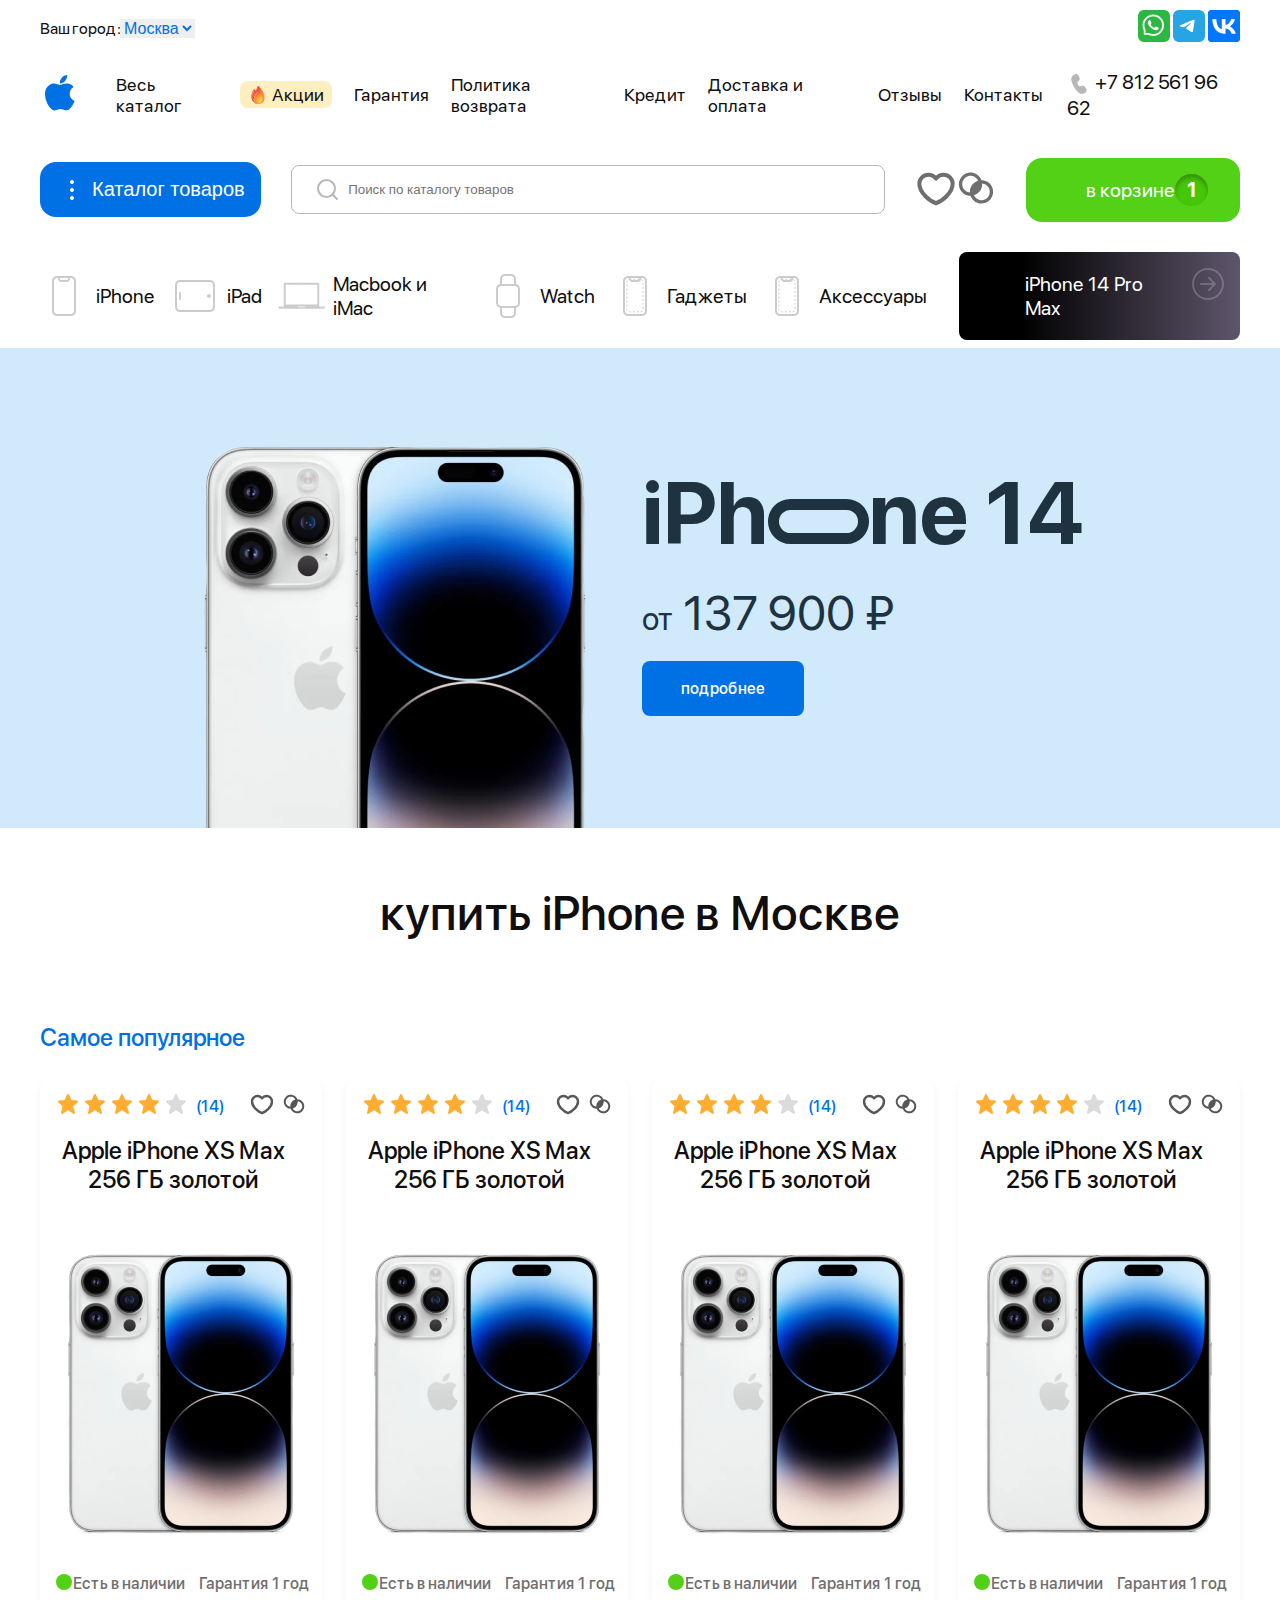
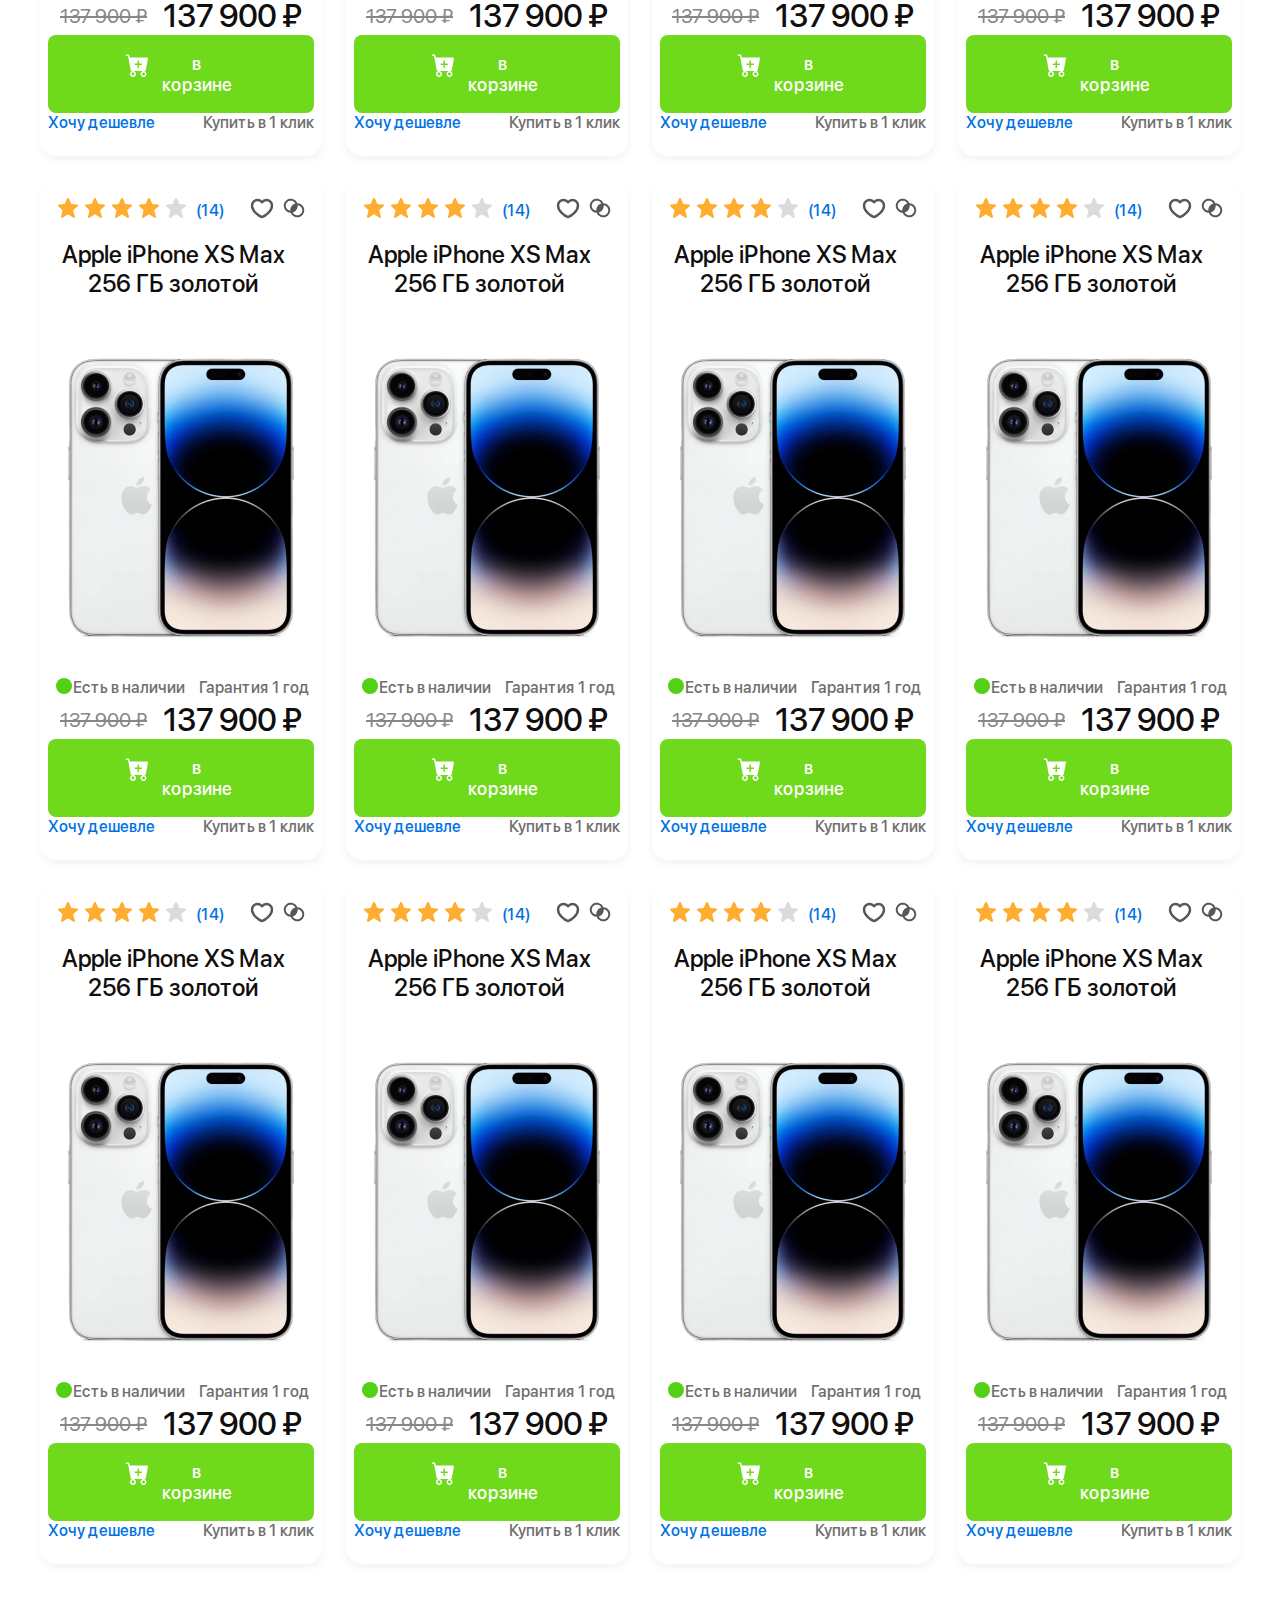
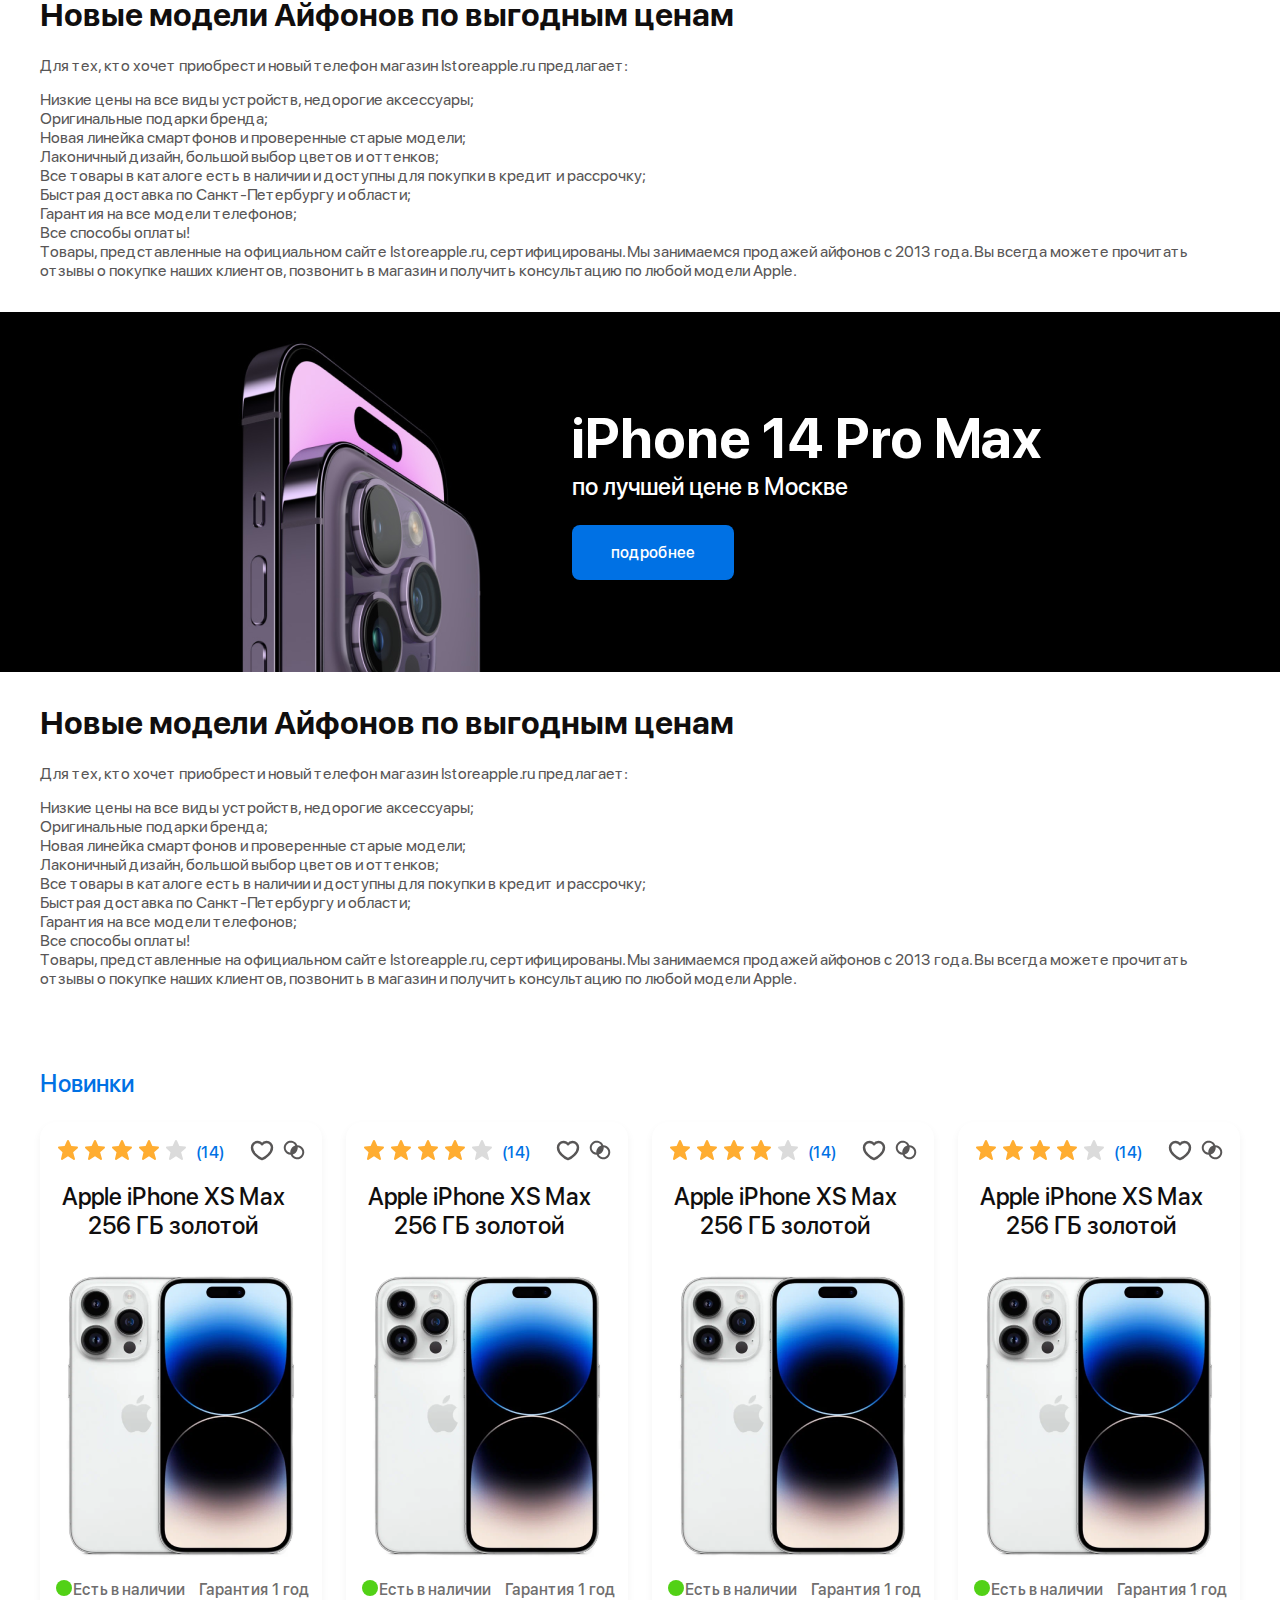
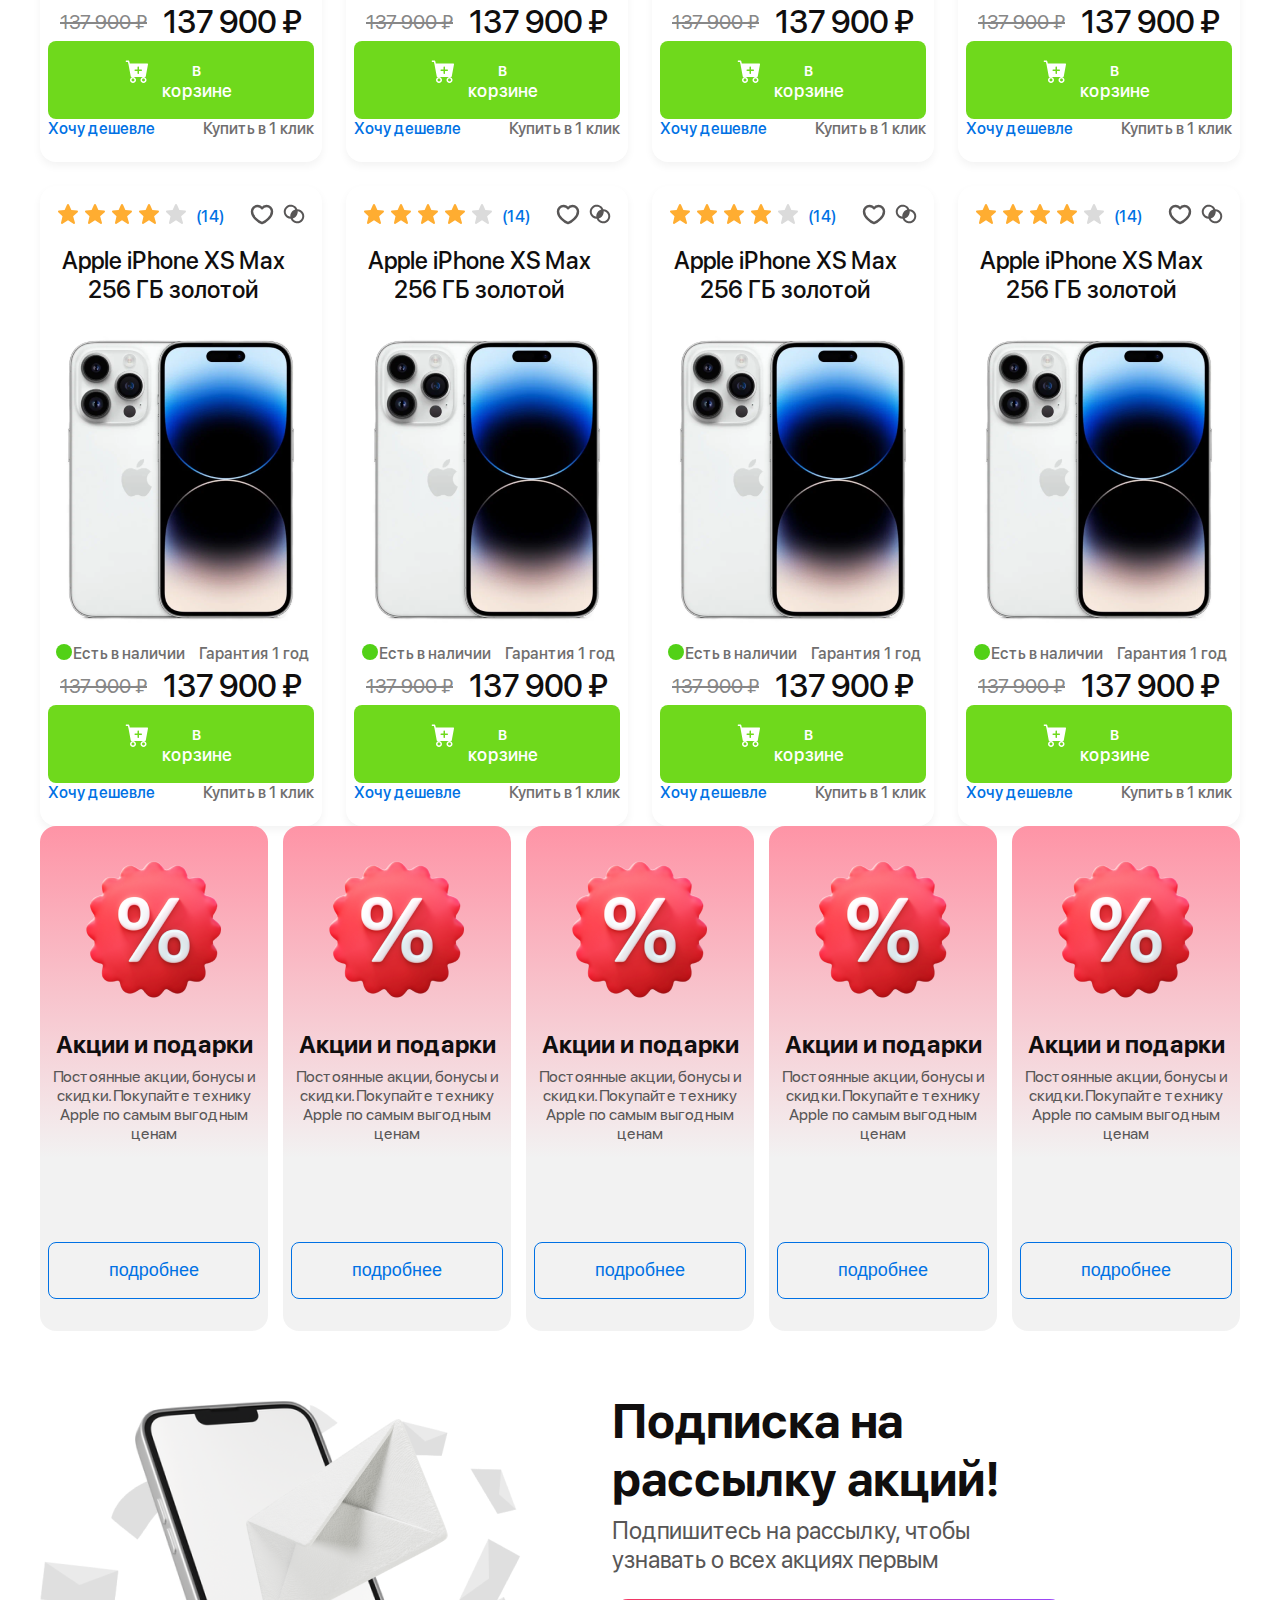
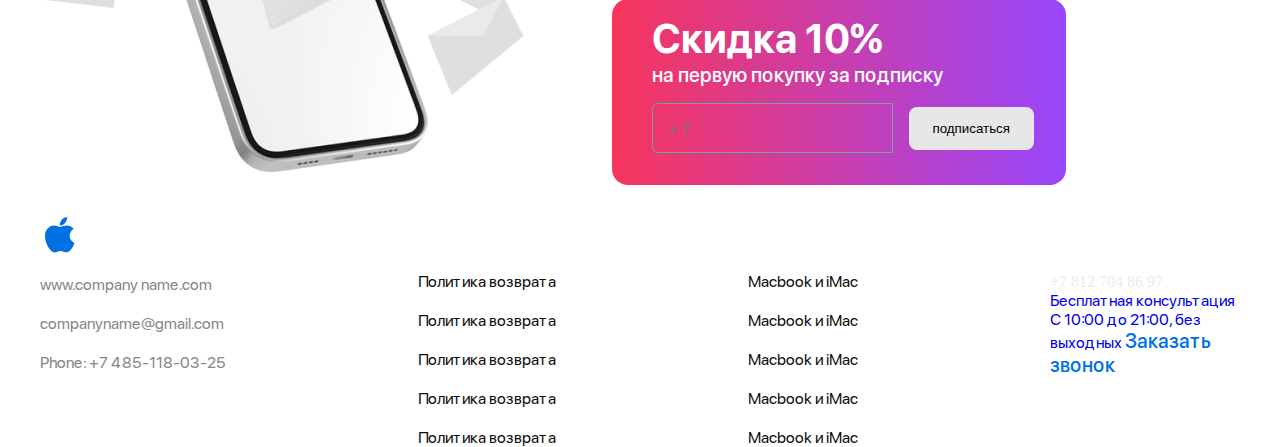
<file: index.html>
<!DOCTYPE html>
<html lang="en">

<head>
    <meta charset="UTF-8">
    <meta name="viewport" content="width=device-width, initial-scale=1.0">
    <link rel="stylesheet" href="./css/main.css">
    <title>Document</title>
</head>

<body>
    <div class="wrapper">
        <header class="header">
            <div class="container header__container">
                <div class="top_header__container">
                    <div class="header_select">
                        <p class="header_text"> Ваш город:</p>
                        <select class="header_select" name="pets">
                            <option class="" value="">Москва</option>
                        </select>
                    </div>
                    <div class="header_social_media">
                        <img src="/img/whatsApp_img.png" alt="">
                        <img src="/img/telegram_img.png" alt="">
                        <img src="/img/Vkontakt_img.png" alt="">
                    </div>
                </div>
                <nav class="bottom_header_nav">
                    <div>
                        <img src="./img/apple_logo.svg" alt="Logo">
                    </div>
                    <ul class="header_nav_list">
                        <li class="header_nav_item">Весь каталог</li>
                        <li class="header_nav_item2">Акции</li>
                        <li class="header_nav_item">Гарантия</li>
                        <li class="header_nav_item">Политика возврата</li>
                        <li class="header_nav_item">Кредит</li>
                        <li class="header_nav_item">Доставка и оплата</li>
                        <li class="header_nav_item">Отзывы</li>
                        <li class="header_nav_item">Контакты</li>
                    </ul>
                    <a class="header_tel_number" href="tel:+7 812 561 96 62">+7 812 561 96 62</a>
                    <img class="header_menu" src="/img/menu.svg" alt="">
                </nav>
            </div>
        </header>
        <section class="hero">
            <div class="container hero_container">
                <div class="searchbar">
                    <button class="searchbar_btn1">Каталог товаров</button>
                </div>
                <form class="form">
                    <input class="searchbar_input" type="text" placeholder="Поиск по каталогу товаров"
                        aria-label="Поиск по каталогу товаров">
                </form>
                <div class="basket">
                    <a href="#">
                        <img src="./img/heart.svg" alt="">
                    </a>
                    <a href="#">
                        <img src="./img/gg_filters.svg" alt="">
                    </a>
                </div>
                <div class="searchbar2">
                    <a class="searchbar_btn2">в корзине <span>1</span>
                    </a>
                </div>
            </div>
        </section>
        <section class="category">
            <div class="container category_container">
                <ul class="category_list">
                    <li class="category_list_item">
                        <a class="category_item" href="#">
                            <svg width="48" height="48" viewBox="0 0 48 48" fill="none"
                                xmlns="http://www.w3.org/2000/svg">
                                <path
                                    d="M17 6C15.3431 6 14 7.34315 14 9V39C14 40.6569 15.3431 42 17 42H31.0227C32.6796 42 34.0227 40.6569 34.0227 39V9C34.0227 7.34315 32.6796 6 31.0227 6H31C30.4477 6 30 6.44772 30 7C30 8.65685 28.6569 10 27 10H21C19.3431 10 18 8.65685 18 7C18 6.44772 17.5523 6 17 6ZM19.8293 6C19.9398 6.31278 20 6.64936 20 7C20 7.55228 20.4477 8 21 8H27C27.5523 8 28 7.55228 28 7C28 6.64936 28.0602 6.31278 28.1707 6H19.8293ZM12 9C12 6.23858 14.2386 4 17 4H31.0227C33.7841 4 36.0227 6.23858 36.0227 9V39C36.0227 41.7614 33.7841 44 31.0227 44H17C14.2386 44 12 41.7614 12 39V9Z"
                                    fill="#CCCCCC" />
                            </svg>
                            <p>iPhone</p>
                        </a>
                    </li>
                    <li class="category_list_item">
                        <a class="category_item" href="#">
                            <svg width="48" height="48" viewBox="0 0 48 48" fill="none"
                                xmlns="http://www.w3.org/2000/svg">
                                <path
                                    d="M9 38H39C40.6569 38 42 36.6569 42 35V12.9773C42 11.3204 40.6569 9.97728 39 9.97728H9C7.34315 9.97728 6 11.3204 6 12.9773V35C6 36.6569 7.34315 38 9 38ZM9 40C6.23858 40 4 37.7614 4 35V12.9773C4 10.2159 6.23858 7.97728 9 7.97728H39C41.7614 7.97728 44 10.2159 44 12.9773V35C44 37.7614 41.7614 40 39 40H9ZM38 26C36.896 26 36 25.104 36 24C36 22.896 36.896 22 38 22C39.104 22 40 22.896 40 24C40 25.104 39.104 26 38 26ZM10 27C10 27.5523 9.55228 28 9 28C8.44772 28 8 27.5523 8 27V21C8 20.4477 8.44772 20 9 20C9.55228 20 10 20.4477 10 21V27Z"
                                    fill="#CCCCCC" />
                            </svg>
                            <p>iPad</p>
                        </a>
                    </li>
                    <li class="category_list_item">
                        <a class="category_item" href="#">
                            <svg width="48" height="48" viewBox="0 0 48 48" fill="none"
                                xmlns="http://www.w3.org/2000/svg">
                                <path
                                    d="M42.12 34.8047V11.7188C42.12 10.9678 41.5116 10.3594 40.7606 10.3594H7.22156C6.47109 10.3594 5.86219 10.9678 5.86219 11.7188V34.8047H0.492188V36.3281C0.6675 36.532 1.53984 37.162 3.95297 37.1095L43.5155 37.0936C43.5155 37.0936 46.6036 37.1381 47.6719 36.3281V34.8047H42.12ZM23.9911 11.3592C24.098 11.3592 24.1847 11.4459 24.1847 11.5528C24.1847 11.6597 24.0979 11.7459 23.9911 11.7459C23.8842 11.7459 23.798 11.6597 23.798 11.5528C23.798 11.4459 23.8842 11.3592 23.9911 11.3592ZM7.84266 12.4219H40.1395V32.7656H7.84266V12.4219ZM27.4688 35.0977C27.4688 35.3306 27.2798 35.5195 27.0469 35.5195H20.6719C20.4389 35.5195 20.25 35.3306 20.25 35.0977V34.8281H27.4688V35.0977ZM44.8538 35.6133H43.2244C43.1953 35.6133 43.1719 35.5898 43.1719 35.5603C43.1719 35.5312 43.1953 35.5078 43.2244 35.5078H44.8538C44.8828 35.5078 44.9062 35.5312 44.9062 35.5603C44.9062 35.5898 44.8828 35.6133 44.8538 35.6133Z"
                                    fill="#CCCCCC" />
                            </svg>
                            <p>Macbook и iMac</p>
                        </a>
                    </li>
                    <li class="category_list_item">
                        <a class="category_item" href="#">
                            <svg width="48" height="48" viewBox="0 0 48 48" fill="none"
                                xmlns="http://www.w3.org/2000/svg">
                                <path
                                    d="M17 14C15.3431 14 14 15.3431 14 17V31C14 32.6569 15.3431 34 17 34H31.0227C32.6796 34 34.0227 32.6569 34.0227 31V17C34.0227 15.3431 32.6796 14 31.0227 14H17ZM32 35.9045V41C32 43.7614 29.7614 46 27 46H21C18.2386 46 16 43.7614 16 41V35.9C13.7178 35.4367 12 33.419 12 31V17C12 14.581 13.7178 12.5633 16 12.1V7C16 4.23858 18.2386 2 21 2H27C29.7614 2 32 4.23858 32 7V12.0955C34.2935 12.5499 36.0227 14.573 36.0227 17V31C36.0227 33.427 34.2935 35.4501 32 35.9045ZM30 36H18V41C18 42.6569 19.3431 44 21 44H27C28.6569 44 30 42.6569 30 41V36ZM18 12H30V7C30 5.34315 28.6569 4 27 4H21C19.3431 4 18 5.34315 18 7V12Z"
                                    fill="#CCCCCC" />
                            </svg>
                            <p>Watch</p>
                        </a>
                    </li>
                    <li class="category_list_item">
                        <a class="category_item" href="#">
                            <svg width="48" height="48" viewBox="0 0 48 48" fill="none"
                                xmlns="http://www.w3.org/2000/svg">
                                <path
                                    d="M17 6C15.3431 6 14 7.34315 14 9V39C14 40.6569 15.3431 42 17 42H31.0227C32.6796 42 34.0227 40.6569 34.0227 39V9C34.0227 7.34315 32.6796 6 31.0227 6H31C30.4477 6 30 6.44772 30 7C30 8.65685 28.6569 10 27 10H21C19.3431 10 18 8.65685 18 7C18 6.44772 17.5523 6 17 6ZM19.8293 6C19.9398 6.31278 20 6.64936 20 7C20 7.55228 20.4477 8 21 8H27C27.5523 8 28 7.55228 28 7C28 6.64936 28.0602 6.31278 28.1707 6H19.8293ZM12 9C12 6.23858 14.2386 4 17 4H31.0227C33.7841 4 36.0227 6.23858 36.0227 9V39C36.0227 41.7614 33.7841 44 31.0227 44H17C14.2386 44 12 41.7614 12 39V9Z"
                                    fill="#CCCCCC" />
                                <rect x="15.9287" y="7.35714" width="16.1429" height="32.4286" rx="2.5" stroke="#CCCCCC"
                                    stroke-dasharray="2 2" />
                            </svg>

                            <p>Гаджеты</p>
                        </a>
                    </li>
                    <li class="category_list_item">
                        <a class="category_item" href="#">
                            <svg width="48" height="48" viewBox="0 0 48 48" fill="none"
                                xmlns="http://www.w3.org/2000/svg">
                                <path
                                    d="M17 6C15.3431 6 14 7.34315 14 9V39C14 40.6569 15.3431 42 17 42H31.0227C32.6796 42 34.0227 40.6569 34.0227 39V9C34.0227 7.34315 32.6796 6 31.0227 6H31C30.4477 6 30 6.44772 30 7C30 8.65685 28.6569 10 27 10H21C19.3431 10 18 8.65685 18 7C18 6.44772 17.5523 6 17 6ZM19.8293 6C19.9398 6.31278 20 6.64936 20 7C20 7.55228 20.4477 8 21 8H27C27.5523 8 28 7.55228 28 7C28 6.64936 28.0602 6.31278 28.1707 6H19.8293ZM12 9C12 6.23858 14.2386 4 17 4H31.0227C33.7841 4 36.0227 6.23858 36.0227 9V39C36.0227 41.7614 33.7841 44 31.0227 44H17C14.2386 44 12 41.7614 12 39V9Z"
                                    fill="#CCCCCC" />
                                <rect x="15.9287" y="7.35714" width="16.1429" height="32.4286" rx="2.5" stroke="#CCCCCC"
                                    stroke-dasharray="2 2" />
                            </svg>
                            <p>Аксессуары</p>
                        </a>
                    </li>
                </ul>
                <div class="sales">
                    <h3 class="sales_title">iPhone 14 Pro Max</h3>
                </div>
            </div>
        </section>
        <section class="intro">
            <div class="container intro__container">
                <div class="block">
                    <div class="intro_iphone_img">
                        <img class="iphone_img" src="/img/intro_iphone_img.png" alt="">
                        <img class="iphone_tablet_img" src="/img/intro_tablet_img.png" alt="">
                        <img class="iphone_mobile_img" src="/img/intro_mobile_img.png" alt="">
                    </div>
                    <div class="intro_content">
                        <h2 class="intro_title">iPh<span></span>ne 14</h2>
                        <p class="intro_text"><span>от</span> 137 900 ₽</p>
                        <a class="intro_btn" href="#">подробнее</a>
                    </div>
                </div>
            </div>
        </section>
        <section class="product_section">
            <div class="container product__container">
                <h1 class="product_title">купить iPhone в Москве</h1>
                <p class="product_text">Самое популярное</p>
                <ul class="product_cards">
                    <li class="card">
                        <div class="rate_row">
                            <div class="rating">
                                <div>
                                    <img src="/img/yellow_rate_star.svg" alt="">
                                    <img src="/img/yellow_rate_star.svg" alt="">
                                    <img src="/img/yellow_rate_star.svg" alt="">
                                    <img src="/img/yellow_rate_star.svg" alt="">
                                    <img src="/img/rate_star.svg" alt="">
                                </div>
                                <p class="number_of_orders">(14)</p>
                            </div>
                            <div class="icons">
                                <a href="#">
                                    <img src="/img/heart_icon_24px.svg" alt="">
                                </a>
                                <a href="#">
                                    <img src="/img/ring_icon_24px.svg" alt="">
                                </a>
                            </div>
                        </div>
                        <h2 class="card_title">Apple iPhone XS Max 256 ГБ золотой</h2>
                        <div class="card_img">
                            <img class="card_img" src="/img/card_phone_img.png" alt="">
                            <img class="card_tablet_img" src="/img/tablet_img.png" alt="">
                        </div>
                        <div class="card_context">
                            <p class="card_text">Есть в наличии</p>
                            <p class="card_text">Гарантия 1 год</p>
                        </div>
                        <div class="card_price">
                            <p class="old_price">137 900 ₽</p>
                            <p class="new_price">137 900 ₽</p>
                        </div>
                        <a class="card_btn" href="#">в корзине</a>
                        <div class="buying">
                            <a class="buying_text" href="#">Хочу дешевле</a>
                            <a class="buying_subtext" href="#">Купить в 1 клик</a>
                        </div>
                    </li>
                    <li class="card">
                        <div class="rate_row">
                            <div class="rating">
                                <div>
                                    <img src="/img/yellow_rate_star.svg" alt="">
                                    <img src="/img/yellow_rate_star.svg" alt="">
                                    <img src="/img/yellow_rate_star.svg" alt="">
                                    <img src="/img/yellow_rate_star.svg" alt="">
                                    <img src="/img/rate_star.svg" alt="">
                                </div>
                                <p class="number_of_orders">(14)</p>
                            </div>
                            <div class="icons">
                                <a href="#">
                                    <img src="/img/heart_icon_24px.svg" alt="">
                                </a>
                                <a href="#">
                                    <img src="/img/ring_icon_24px.svg" alt="">
                                </a>
                            </div>
                        </div>
                        <h2 class="card_title">Apple iPhone XS Max 256 ГБ золотой</h2>
                        <div class="card_img">
                            <img class="card_img" src="/img/card_phone_img.png" alt="">
                            <img class="card_tablet_img" src="/img/tablet_img.png" alt="">
                        </div>
                        <div class="card_context">
                            <p class="card_text">Есть в наличии</p>
                            <p class="card_text">Гарантия 1 год</p>
                        </div>
                        <div class="card_price">
                            <p class="old_price">137 900 ₽</p>
                            <p class="new_price">137 900 ₽</p>
                        </div>
                        <a class="card_btn" href="#">в корзине</a>
                        <div class="buying">
                            <a class="buying_text" href="#">Хочу дешевле</a>
                            <a class="buying_subtext" href="#">Купить в 1 клик</a>
                        </div>
                    </li>
                    <li class="card">
                        <div class="rate_row">
                            <div class="rating">
                                <div>
                                    <img src="/img/yellow_rate_star.svg" alt="">
                                    <img src="/img/yellow_rate_star.svg" alt="">
                                    <img src="/img/yellow_rate_star.svg" alt="">
                                    <img src="/img/yellow_rate_star.svg" alt="">
                                    <img src="/img/rate_star.svg" alt="">
                                </div>
                                <p class="number_of_orders">(14)</p>
                            </div>
                            <div class="icons">
                                <a href="#">
                                    <img src="/img/heart_icon_24px.svg" alt="">
                                </a>
                                <a href="#">
                                    <img src="/img/ring_icon_24px.svg" alt="">
                                </a>
                            </div>
                        </div>
                        <h2 class="card_title">Apple iPhone XS Max 256 ГБ золотой</h2>
                        <div class="card_img">
                            <img class="card_img" src="/img/card_phone_img.png" alt="">
                            <img class="card_tablet_img" src="/img/tablet_img.png" alt="">
                        </div>
                        <div class="card_context">
                            <p class="card_text">Есть в наличии</p>
                            <p class="card_text">Гарантия 1 год</p>
                        </div>
                        <div class="card_price">
                            <p class="old_price">137 900 ₽</p>
                            <p class="new_price">137 900 ₽</p>
                        </div>
                        <a class="card_btn" href="#">в корзине</a>
                        <div class="buying">
                            <a class="buying_text" href="#">Хочу дешевле</a>
                            <a class="buying_subtext" href="#">Купить в 1 клик</a>
                        </div>
                    </li>
                    <li class="card">
                        <div class="rate_row">
                            <div class="rating">
                                <div>
                                    <img src="/img/yellow_rate_star.svg" alt="">
                                    <img src="/img/yellow_rate_star.svg" alt="">
                                    <img src="/img/yellow_rate_star.svg" alt="">
                                    <img src="/img/yellow_rate_star.svg" alt="">
                                    <img src="/img/rate_star.svg" alt="">
                                </div>
                                <p class="number_of_orders">(14)</p>
                            </div>
                            <div class="icons">
                                <a href="#">
                                    <img src="/img/heart_icon_24px.svg" alt="">
                                </a>
                                <a href="#">
                                    <img src="/img/ring_icon_24px.svg" alt="">
                                </a>
                            </div>
                        </div>
                        <h2 class="card_title">Apple iPhone XS Max 256 ГБ золотой</h2>
                        <div class="card_img">
                            <img class="card_img" src="/img/card_phone_img.png" alt="">
                            <img class="card_tablet_img" src="/img/tablet_img.png" alt="">
                        </div>
                        <div class="card_context">
                            <p class="card_text">Есть в наличии</p>
                            <p class="card_text">Гарантия 1 год</p>
                        </div>
                        <div class="card_price">
                            <p class="old_price">137 900 ₽</p>
                            <p class="new_price">137 900 ₽</p>
                        </div>
                        <a class="card_btn" href="#">в корзине</a>
                        <div class="buying">
                            <a class="buying_text" href="#">Хочу дешевле</a>
                            <a class="buying_subtext" href="#">Купить в 1 клик</a>
                        </div>
                    </li>
                    <li class="card">
                        <div class="rate_row">
                            <div class="rating">
                                <div>
                                    <img src="/img/yellow_rate_star.svg" alt="">
                                    <img src="/img/yellow_rate_star.svg" alt="">
                                    <img src="/img/yellow_rate_star.svg" alt="">
                                    <img src="/img/yellow_rate_star.svg" alt="">
                                    <img src="/img/rate_star.svg" alt="">
                                </div>
                                <p class="number_of_orders">(14)</p>
                            </div>
                            <div class="icons">
                                <a href="#">
                                    <img src="/img/heart_icon_24px.svg" alt="">
                                </a>
                                <a href="#">
                                    <img src="/img/ring_icon_24px.svg" alt="">
                                </a>
                            </div>
                        </div>
                        <h2 class="card_title">Apple iPhone XS Max 256 ГБ золотой</h2>
                        <div class="card_img">
                            <img class="card_img" src="/img/card_phone_img.png" alt="">
                            <img class="card_tablet_img" src="/img/tablet_img.png" alt="">
                        </div>
                        <div class="card_context">
                            <p class="card_text">Есть в наличии</p>
                            <p class="card_text">Гарантия 1 год</p>
                        </div>
                        <div class="card_price">
                            <p class="old_price">137 900 ₽</p>
                            <p class="new_price">137 900 ₽</p>
                        </div>
                        <a class="card_btn" href="#">в корзине</a>
                        <div class="buying">
                            <a class="buying_text" href="#">Хочу дешевле</a>
                            <a class="buying_subtext" href="#">Купить в 1 клик</a>
                        </div>
                    </li>
                    <li class="card">
                        <div class="rate_row">
                            <div class="rating">
                                <div>
                                    <img src="/img/yellow_rate_star.svg" alt="">
                                    <img src="/img/yellow_rate_star.svg" alt="">
                                    <img src="/img/yellow_rate_star.svg" alt="">
                                    <img src="/img/yellow_rate_star.svg" alt="">
                                    <img src="/img/rate_star.svg" alt="">
                                </div>
                                <p class="number_of_orders">(14)</p>
                            </div>
                            <div class="icons">
                                <a href="#">
                                    <img src="/img/heart_icon_24px.svg" alt="">
                                </a>
                                <a href="#">
                                    <img src="/img/ring_icon_24px.svg" alt="">
                                </a>
                            </div>
                        </div>
                        <h2 class="card_title">Apple iPhone XS Max 256 ГБ золотой</h2>
                        <div class="card_img">
                            <img class="card_img" src="/img/card_phone_img.png" alt="">
                            <img class="card_tablet_img" src="/img/tablet_img.png" alt="">
                        </div>
                        <div class="card_context">
                            <p class="card_text">Есть в наличии</p>
                            <p class="card_text">Гарантия 1 год</p>
                        </div>
                        <div class="card_price">
                            <p class="old_price">137 900 ₽</p>
                            <p class="new_price">137 900 ₽</p>
                        </div>
                        <a class="card_btn" href="#">в корзине</a>
                        <div class="buying">
                            <a class="buying_text" href="#">Хочу дешевле</a>
                            <a class="buying_subtext" href="#">Купить в 1 клик</a>
                        </div>
                    </li>
                    <li class="card">
                        <div class="rate_row">
                            <div class="rating">
                                <div>
                                    <img src="/img/yellow_rate_star.svg" alt="">
                                    <img src="/img/yellow_rate_star.svg" alt="">
                                    <img src="/img/yellow_rate_star.svg" alt="">
                                    <img src="/img/yellow_rate_star.svg" alt="">
                                    <img src="/img/rate_star.svg" alt="">
                                </div>
                                <p class="number_of_orders">(14)</p>
                            </div>
                            <div class="icons">
                                <a href="#">
                                    <img src="/img/heart_icon_24px.svg" alt="">
                                </a>
                                <a href="#">
                                    <img src="/img/ring_icon_24px.svg" alt="">
                                </a>
                            </div>
                        </div>
                        <h2 class="card_title">Apple iPhone XS Max 256 ГБ золотой</h2>
                        <div class="card_img">
                            <img class="card_img" src="/img/card_phone_img.png" alt="">
                            <img class="card_tablet_img" src="/img/tablet_img.png" alt="">
                        </div>
                        <div class="card_context">
                            <p class="card_text">Есть в наличии</p>
                            <p class="card_text">Гарантия 1 год</p>
                        </div>
                        <div class="card_price">
                            <p class="old_price">137 900 ₽</p>
                            <p class="new_price">137 900 ₽</p>
                        </div>
                        <a class="card_btn" href="#">в корзине</a>
                        <div class="buying">
                            <a class="buying_text" href="#">Хочу дешевле</a>
                            <a class="buying_subtext" href="#">Купить в 1 клик</a>
                        </div>
                    </li>
                    <li class="card">
                        <div class="rate_row">
                            <div class="rating">
                                <div>
                                    <img src="/img/yellow_rate_star.svg" alt="">
                                    <img src="/img/yellow_rate_star.svg" alt="">
                                    <img src="/img/yellow_rate_star.svg" alt="">
                                    <img src="/img/yellow_rate_star.svg" alt="">
                                    <img src="/img/rate_star.svg" alt="">
                                </div>
                                <p class="number_of_orders">(14)</p>
                            </div>
                            <div class="icons">
                                <a href="#">
                                    <img src="/img/heart_icon_24px.svg" alt="">
                                </a>
                                <a href="#">
                                    <img src="/img/ring_icon_24px.svg" alt="">
                                </a>
                            </div>
                        </div>
                        <h2 class="card_title">Apple iPhone XS Max 256 ГБ золотой</h2>
                        <div class="card_img">
                            <img class="card_img" src="/img/card_phone_img.png" alt="">
                            <img class="card_tablet_img" src="/img/tablet_img.png" alt="">
                        </div>
                        <div class="card_context">
                            <p class="card_text">Есть в наличии</p>
                            <p class="card_text">Гарантия 1 год</p>
                        </div>
                        <div class="card_price">
                            <p class="old_price">137 900 ₽</p>
                            <p class="new_price">137 900 ₽</p>
                        </div>
                        <a class="card_btn" href="#">в корзине</a>
                        <div class="buying">
                            <a class="buying_text" href="#">Хочу дешевле</a>
                            <a class="buying_subtext" href="#">Купить в 1 клик</a>
                        </div>
                    </li>
                    <li class="card">
                        <div class="rate_row">
                            <div class="rating">
                                <div>
                                    <img src="/img/yellow_rate_star.svg" alt="">
                                    <img src="/img/yellow_rate_star.svg" alt="">
                                    <img src="/img/yellow_rate_star.svg" alt="">
                                    <img src="/img/yellow_rate_star.svg" alt="">
                                    <img src="/img/rate_star.svg" alt="">
                                </div>
                                <p class="number_of_orders">(14)</p>
                            </div>
                            <div class="icons">
                                <a href="#">
                                    <img src="/img/heart_icon_24px.svg" alt="">
                                </a>
                                <a href="#">
                                    <img src="/img/ring_icon_24px.svg" alt="">
                                </a>
                            </div>
                        </div>
                        <h2 class="card_title">Apple iPhone XS Max 256 ГБ золотой</h2>
                        <div class="card_img">
                            <img class="card_img" src="/img/card_phone_img.png" alt="">
                            <img class="card_tablet_img" src="/img/tablet_img.png" alt="">
                        </div>
                        <div class="card_context">
                            <p class="card_text">Есть в наличии</p>
                            <p class="card_text">Гарантия 1 год</p>
                        </div>
                        <div class="card_price">
                            <p class="old_price">137 900 ₽</p>
                            <p class="new_price">137 900 ₽</p>
                        </div>
                        <a class="card_btn" href="#">в корзине</a>
                        <div class="buying">
                            <a class="buying_text" href="#">Хочу дешевле</a>
                            <a class="buying_subtext" href="#">Купить в 1 клик</a>
                        </div>
                    </li>
                    <li class="card">
                        <div class="rate_row">
                            <div class="rating">
                                <div>
                                    <img src="/img/yellow_rate_star.svg" alt="">
                                    <img src="/img/yellow_rate_star.svg" alt="">
                                    <img src="/img/yellow_rate_star.svg" alt="">
                                    <img src="/img/yellow_rate_star.svg" alt="">
                                    <img src="/img/rate_star.svg" alt="">
                                </div>
                                <p class="number_of_orders">(14)</p>
                            </div>
                            <div class="icons">
                                <a href="#">
                                    <img src="/img/heart_icon_24px.svg" alt="">
                                </a>
                                <a href="#">
                                    <img src="/img/ring_icon_24px.svg" alt="">
                                </a>
                            </div>
                        </div>
                        <h2 class="card_title">Apple iPhone XS Max 256 ГБ золотой</h2>
                        <div class="card_img">
                            <img class="card_img" src="/img/card_phone_img.png" alt="">
                            <img class="card_tablet_img" src="/img/tablet_img.png" alt="">
                        </div>
                        <div class="card_context">
                            <p class="card_text">Есть в наличии</p>
                            <p class="card_text">Гарантия 1 год</p>
                        </div>
                        <div class="card_price">
                            <p class="old_price">137 900 ₽</p>
                            <p class="new_price">137 900 ₽</p>
                        </div>
                        <a class="card_btn" href="#">в корзине</a>
                        <div class="buying">
                            <a class="buying_text" href="#">Хочу дешевле</a>
                            <a class="buying_subtext" href="#">Купить в 1 клик</a>
                        </div>
                    </li>
                    <li class="card">
                        <div class="rate_row">
                            <div class="rating">
                                <div>
                                    <img src="/img/yellow_rate_star.svg" alt="">
                                    <img src="/img/yellow_rate_star.svg" alt="">
                                    <img src="/img/yellow_rate_star.svg" alt="">
                                    <img src="/img/yellow_rate_star.svg" alt="">
                                    <img src="/img/rate_star.svg" alt="">
                                </div>
                                <p class="number_of_orders">(14)</p>
                            </div>
                            <div class="icons">
                                <a href="#">
                                    <img src="/img/heart_icon_24px.svg" alt="">
                                </a>
                                <a href="#">
                                    <img src="/img/ring_icon_24px.svg" alt="">
                                </a>
                            </div>
                        </div>
                        <h2 class="card_title">Apple iPhone XS Max 256 ГБ золотой</h2>
                        <div class="card_img">
                            <img class="card_img" src="/img/card_phone_img.png" alt="">
                            <img class="card_tablet_img" src="/img/tablet_img.png" alt="">
                        </div>
                        <div class="card_context">
                            <p class="card_text">Есть в наличии</p>
                            <p class="card_text">Гарантия 1 год</p>
                        </div>
                        <div class="card_price">
                            <p class="old_price">137 900 ₽</p>
                            <p class="new_price">137 900 ₽</p>
                        </div>
                        <a class="card_btn" href="#">в корзине</a>
                        <div class="buying">
                            <a class="buying_text" href="#">Хочу дешевле</a>
                            <a class="buying_subtext" href="#">Купить в 1 клик</a>
                        </div>
                    </li>
                    <li class="card">
                        <div class="rate_row">
                            <div class="rating">
                                <div>
                                    <img src="/img/yellow_rate_star.svg" alt="">
                                    <img src="/img/yellow_rate_star.svg" alt="">
                                    <img src="/img/yellow_rate_star.svg" alt="">
                                    <img src="/img/yellow_rate_star.svg" alt="">
                                    <img src="/img/rate_star.svg" alt="">
                                </div>
                                <p class="number_of_orders">(14)</p>
                            </div>
                            <div class="icons">
                                <a href="#">
                                    <img src="/img/heart_icon_24px.svg" alt="">
                                </a>
                                <a href="#">
                                    <img src="/img/ring_icon_24px.svg" alt="">
                                </a>
                            </div>
                        </div>
                        <h2 class="card_title">Apple iPhone XS Max 256 ГБ золотой</h2>
                        <div class="card_img">
                            <img class="card_img" src="/img/card_phone_img.png" alt="">
                            <img class="card_tablet_img" src="/img/tablet_img.png" alt="">
                        </div>
                        <div class="card_context">
                            <p class="card_text">Есть в наличии</p>
                            <p class="card_text">Гарантия 1 год</p>
                        </div>
                        <div class="card_price">
                            <p class="old_price">137 900 ₽</p>
                            <p class="new_price">137 900 ₽</p>
                        </div>
                        <a class="card_btn" href="#">в корзине</a>
                        <div class="buying">
                            <a class="buying_text" href="#">Хочу дешевле</a>
                            <a class="buying_subtext" href="#">Купить в 1 клик</a>
                        </div>
                    </li>
                </ul>
            </div>
        </section>
        <section class="seo_block">
            <div class="container block_info">
                <h2 class="info_title">Новые модели Айфонов по выгодным ценам</h2>
                <p class="info_text1">Для тех, кто хочет приобрести новый телефон магазин Istoreapple.ru предлагает:</p>
                <p class="info_text"> Низкие цены на все виды устройств, недорогие аксессуары;</p>
                <p class="info_text"> Оригинальные подарки бренда;</p>
                <p class="info_text"> Новая линейка смартфонов и проверенные старые модели;</p>
                <p class="info_text"> Лаконичный дизайн, большой выбор цветов и оттенков;</p>
                <p class="info_text"> Все товары в каталоге есть в наличии и доступны для покупки в кредит и рассрочку;
                </p>
                <p class="info_text"> Быстрая доставка по Санкт-Петербургу и области;</p>
                <p class="info_text"> Гарантия на все модели телефонов;</p>
                <p class="info_text"> Все способы оплаты!</p>
                <p class="info_text">Товары, представленные на официальном сайте Istoreapple.ru, сертифицированы. Мы
                    занимаемся продажей айфонов с 2013 года. Вы всегда можете прочитать отзывы о покупке наших клиентов,
                    позвонить в магазин и получить консультацию по любой модели Apple.</p>
            </div>
        </section>
        <section class="banner">
            <div class="container banner_container">
                <div>
                    <img class="banner_img" src="/img/banner_img.png" alt="">
                    <img class="banner_tablet" src="/img/banner_tablet_img.png" alt="">
                </div>
                <div class="banner_content">
                    <h2 class="banner_title">iPhone 14 Pro Max</h2>
                    <p class="banner_text">по лучшей цене в Москве</p>
                    <a class="banner_btn" href="#">подробнее</a>
                </div>
            </div>
        </section>
        <section class="seo_block">
            <div class="container block_info">
                <h2 class="info_title">Новые модели Айфонов по выгодным ценам</h2>
                <p class="info_text1">Для тех, кто хочет приобрести новый телефон магазин Istoreapple.ru предлагает:</p>
                <p class="info_text"> Низкие цены на все виды устройств, недорогие аксессуары;</p>
                <p class="info_text"> Оригинальные подарки бренда;</p>
                <p class="info_text"> Новая линейка смартфонов и проверенные старые модели;</p>
                <p class="info_text"> Лаконичный дизайн, большой выбор цветов и оттенков;</p>
                <p class="info_text"> Все товары в каталоге есть в наличии и доступны для покупки в кредит и рассрочку;
                </p>
                <p class="info_text"> Быстрая доставка по Санкт-Петербургу и области;</p>
                <p class="info_text"> Гарантия на все модели телефонов;</p>
                <p class="info_text"> Все способы оплаты!</p>
                <p class="info_text">Товары, представленные на официальном сайте Istoreapple.ru, сертифицированы. Мы
                    занимаемся продажей айфонов с 2013 года. Вы всегда можете прочитать отзывы о покупке наших клиентов,
                    позвонить в магазин и получить консультацию по любой модели Apple.</p>
            </div>
        </section>
        <section class="product_section">
            <div class="container product__container">
                <p class="product_text">Новинки</p>
                <ul class="product_cards">
                    <li class="card">
                        <div class="rate_row">
                            <div class="rating">
                                <div>
                                    <img src="/img/yellow_rate_star.svg" alt="">
                                    <img src="/img/yellow_rate_star.svg" alt="">
                                    <img src="/img/yellow_rate_star.svg" alt="">
                                    <img src="/img/yellow_rate_star.svg" alt="">
                                    <img src="/img/rate_star.svg" alt="">
                                </div>
                                <p class="number_of_orders">(14)</p>
                            </div>
                            <div class="icons">
                                <a href="#">
                                    <img src="/img/heart_icon_24px.svg" alt="">
                                </a>
                                <a href="#">
                                    <img src="/img/ring_icon_24px.svg" alt="">
                                </a>
                            </div>
                        </div>
                        <h2 class="card_title">Apple iPhone XS Max 256 ГБ золотой</h2>
                        <div class="card_img">
                            <img src="/img/card_phone_img.png" alt="">
                        </div>
                        <div class="card_context">
                            <p class="card_text">Есть в наличии</p>
                            <p class="card_text">Гарантия 1 год</p>
                        </div>
                        <div class="card_price">
                            <p class="old_price">137 900 ₽</p>
                            <p class="new_price">137 900 ₽</p>
                        </div>
                        <a class="card_btn" href="#">в корзине</a>
                        <div class="buying">
                            <a class="buying_text" href="#">Хочу дешевле</a>
                            <a class="buying_subtext" href="#">Купить в 1 клик</a>
                        </div>
                    </li>
                    <li class="card">
                        <div class="rate_row">
                            <div class="rating">
                                <div>
                                    <img src="/img/yellow_rate_star.svg" alt="">
                                    <img src="/img/yellow_rate_star.svg" alt="">
                                    <img src="/img/yellow_rate_star.svg" alt="">
                                    <img src="/img/yellow_rate_star.svg" alt="">
                                    <img src="/img/rate_star.svg" alt="">
                                </div>
                                <p class="number_of_orders">(14)</p>
                            </div>
                            <div class="icons">
                                <a href="#">
                                    <img src="/img/heart_icon_24px.svg" alt="">
                                </a>
                                <a href="#">
                                    <img src="/img/ring_icon_24px.svg" alt="">
                                </a>
                            </div>
                        </div>
                        <h2 class="card_title">Apple iPhone XS Max 256 ГБ золотой</h2>
                        <div class="card_img">
                            <img src="/img/card_phone_img.png" alt="">
                        </div>
                        <div class="card_context">
                            <p class="card_text">Есть в наличии</p>
                            <p class="card_text">Гарантия 1 год</p>
                        </div>
                        <div class="card_price">
                            <p class="old_price">137 900 ₽</p>
                            <p class="new_price">137 900 ₽</p>
                        </div>
                        <a class="card_btn" href="#">в корзине</a>
                        <div class="buying">
                            <a class="buying_text" href="#">Хочу дешевле</a>
                            <a class="buying_subtext" href="#">Купить в 1 клик</a>
                        </div>
                    </li>
                    <li class="card">
                        <div class="rate_row">
                            <div class="rating">
                                <div>
                                    <img src="/img/yellow_rate_star.svg" alt="">
                                    <img src="/img/yellow_rate_star.svg" alt="">
                                    <img src="/img/yellow_rate_star.svg" alt="">
                                    <img src="/img/yellow_rate_star.svg" alt="">
                                    <img src="/img/rate_star.svg" alt="">
                                </div>
                                <p class="number_of_orders">(14)</p>
                            </div>
                            <div class="icons">
                                <a href="#">
                                    <img src="/img/heart_icon_24px.svg" alt="">
                                </a>
                                <a href="#">
                                    <img src="/img/ring_icon_24px.svg" alt="">
                                </a>
                            </div>
                        </div>
                        <h2 class="card_title">Apple iPhone XS Max 256 ГБ золотой</h2>
                        <div class="card_img">
                            <img src="/img/card_phone_img.png" alt="">
                        </div>
                        <div class="card_context">
                            <p class="card_text">Есть в наличии</p>
                            <p class="card_text">Гарантия 1 год</p>
                        </div>
                        <div class="card_price">
                            <p class="old_price">137 900 ₽</p>
                            <p class="new_price">137 900 ₽</p>
                        </div>
                        <a class="card_btn" href="#">в корзине</a>
                        <div class="buying">
                            <a class="buying_text" href="#">Хочу дешевле</a>
                            <a class="buying_subtext" href="#">Купить в 1 клик</a>
                        </div>
                    </li>
                    <li class="card">
                        <div class="rate_row">
                            <div class="rating">
                                <div>
                                    <img src="/img/yellow_rate_star.svg" alt="">
                                    <img src="/img/yellow_rate_star.svg" alt="">
                                    <img src="/img/yellow_rate_star.svg" alt="">
                                    <img src="/img/yellow_rate_star.svg" alt="">
                                    <img src="/img/rate_star.svg" alt="">
                                </div>
                                <p class="number_of_orders">(14)</p>
                            </div>
                            <div class="icons">
                                <a href="#">
                                    <img src="/img/heart_icon_24px.svg" alt="">
                                </a>
                                <a href="#">
                                    <img src="/img/ring_icon_24px.svg" alt="">
                                </a>
                            </div>
                        </div>
                        <h2 class="card_title">Apple iPhone XS Max 256 ГБ золотой</h2>
                        <div class="card_img">
                            <img src="/img/card_phone_img.png" alt="">
                        </div>
                        <div class="card_context">
                            <p class="card_text">Есть в наличии</p>
                            <p class="card_text">Гарантия 1 год</p>
                        </div>
                        <div class="card_price">
                            <p class="old_price">137 900 ₽</p>
                            <p class="new_price">137 900 ₽</p>
                        </div>
                        <a class="card_btn" href="#">в корзине</a>
                        <div class="buying">
                            <a class="buying_text" href="#">Хочу дешевле</a>
                            <a class="buying_subtext" href="#">Купить в 1 клик</a>
                        </div>
                    </li>
                    <li class="card">
                        <div class="rate_row">
                            <div class="rating">
                                <div>
                                    <img src="/img/yellow_rate_star.svg" alt="">
                                    <img src="/img/yellow_rate_star.svg" alt="">
                                    <img src="/img/yellow_rate_star.svg" alt="">
                                    <img src="/img/yellow_rate_star.svg" alt="">
                                    <img src="/img/rate_star.svg" alt="">
                                </div>
                                <p class="number_of_orders">(14)</p>
                            </div>
                            <div class="icons">
                                <a href="#">
                                    <img src="/img/heart_icon_24px.svg" alt="">
                                </a>
                                <a href="#">
                                    <img src="/img/ring_icon_24px.svg" alt="">
                                </a>
                            </div>
                        </div>
                        <h2 class="card_title">Apple iPhone XS Max 256 ГБ золотой</h2>
                        <div class="card_img">
                            <img src="/img/card_phone_img.png" alt="">
                        </div>
                        <div class="card_context">
                            <p class="card_text">Есть в наличии</p>
                            <p class="card_text">Гарантия 1 год</p>
                        </div>
                        <div class="card_price">
                            <p class="old_price">137 900 ₽</p>
                            <p class="new_price">137 900 ₽</p>
                        </div>
                        <a class="card_btn" href="#">в корзине</a>
                        <div class="buying">
                            <a class="buying_text" href="#">Хочу дешевле</a>
                            <a class="buying_subtext" href="#">Купить в 1 клик</a>
                        </div>
                    </li>
                    <li class="card">
                        <div class="rate_row">
                            <div class="rating">
                                <div>
                                    <img src="/img/yellow_rate_star.svg" alt="">
                                    <img src="/img/yellow_rate_star.svg" alt="">
                                    <img src="/img/yellow_rate_star.svg" alt="">
                                    <img src="/img/yellow_rate_star.svg" alt="">
                                    <img src="/img/rate_star.svg" alt="">
                                </div>
                                <p class="number_of_orders">(14)</p>
                            </div>
                            <div class="icons">
                                <a href="#">
                                    <img src="/img/heart_icon_24px.svg" alt="">
                                </a>
                                <a href="#">
                                    <img src="/img/ring_icon_24px.svg" alt="">
                                </a>
                            </div>
                        </div>
                        <h2 class="card_title">Apple iPhone XS Max 256 ГБ золотой</h2>
                        <div class="card_img">
                            <img src="/img/card_phone_img.png" alt="">
                        </div>
                        <div class="card_context">
                            <p class="card_text">Есть в наличии</p>
                            <p class="card_text">Гарантия 1 год</p>
                        </div>
                        <div class="card_price">
                            <p class="old_price">137 900 ₽</p>
                            <p class="new_price">137 900 ₽</p>
                        </div>
                        <a class="card_btn" href="#">в корзине</a>
                        <div class="buying">
                            <a class="buying_text" href="#">Хочу дешевле</a>
                            <a class="buying_subtext" href="#">Купить в 1 клик</a>
                        </div>
                    </li>
                    <li class="card">
                        <div class="rate_row">
                            <div class="rating">
                                <div>
                                    <img src="/img/yellow_rate_star.svg" alt="">
                                    <img src="/img/yellow_rate_star.svg" alt="">
                                    <img src="/img/yellow_rate_star.svg" alt="">
                                    <img src="/img/yellow_rate_star.svg" alt="">
                                    <img src="/img/rate_star.svg" alt="">
                                </div>
                                <p class="number_of_orders">(14)</p>
                            </div>
                            <div class="icons">
                                <a href="#">
                                    <img src="/img/heart_icon_24px.svg" alt="">
                                </a>
                                <a href="#">
                                    <img src="/img/ring_icon_24px.svg" alt="">
                                </a>
                            </div>
                        </div>
                        <h2 class="card_title">Apple iPhone XS Max 256 ГБ золотой</h2>
                        <div class="card_img">
                            <img src="/img/card_phone_img.png" alt="">
                        </div>
                        <div class="card_context">
                            <p class="card_text">Есть в наличии</p>
                            <p class="card_text">Гарантия 1 год</p>
                        </div>
                        <div class="card_price">
                            <p class="old_price">137 900 ₽</p>
                            <p class="new_price">137 900 ₽</p>
                        </div>
                        <a class="card_btn" href="#">в корзине</a>
                        <div class="buying">
                            <a class="buying_text" href="#">Хочу дешевле</a>
                            <a class="buying_subtext" href="#">Купить в 1 клик</a>
                        </div>
                    </li>
                    <li class="card">
                        <div class="rate_row">
                            <div class="rating">
                                <div>
                                    <img src="/img/yellow_rate_star.svg" alt="">
                                    <img src="/img/yellow_rate_star.svg" alt="">
                                    <img src="/img/yellow_rate_star.svg" alt="">
                                    <img src="/img/yellow_rate_star.svg" alt="">
                                    <img src="/img/rate_star.svg" alt="">
                                </div>
                                <p class="number_of_orders">(14)</p>
                            </div>
                            <div class="icons">
                                <a href="#">
                                    <img src="/img/heart_icon_24px.svg" alt="">
                                </a>
                                <a href="#">
                                    <img src="/img/ring_icon_24px.svg" alt="">
                                </a>
                            </div>
                        </div>
                        <h2 class="card_title">Apple iPhone XS Max 256 ГБ золотой</h2>
                        <div class="card_img">
                            <img src="/img/card_phone_img.png" alt="">
                        </div>
                        <div class="card_context">
                            <p class="card_text">Есть в наличии</p>
                            <p class="card_text">Гарантия 1 год</p>
                        </div>
                        <div class="card_price">
                            <p class="old_price">137 900 ₽</p>
                            <p class="new_price">137 900 ₽</p>
                        </div>
                        <a class="card_btn" href="#">в корзине</a>
                        <div class="buying">
                            <a class="buying_text" href="#">Хочу дешевле</a>
                            <a class="buying_subtext" href="#">Купить в 1 клик</a>
                        </div>
                    </li>
                </ul>
            </div>
        </section>
        <section class="offer">
            <div class="container offer_container">
                <div class="offer_cards">
                    <div class="card_img">
                        <img src="/img/offer_card_img.png" alt="">
                    </div>
                    <h3 class="offer_card_title">Акции и подарки</h3>
                    <p class="offer_card_text">Постоянные акции, бонусы и скидки. Покупайте технику Apple по самым
                        выгодным ценам</p>
                    <button class="offer_card_btn" type="button" >подробнее</button>
                </div>
                <div class="offer_cards">
                    <div class="card_img">
                        <img src="/img/offer_card_img.png" alt="">
                    </div>
                    <h3 class="offer_card_title">Акции и подарки</h3>
                    <p class="offer_card_text">Постоянные акции, бонусы и скидки. Покупайте технику Apple по самым
                        выгодным ценам</p>
                    <button class="offer_card_btn" type="button" >подробнее</button>
                </div>
                <div class="offer_cards">
                    <div class="card_img">
                        <img src="/img/offer_card_img.png" alt="">
                    </div>
                    <h3 class="offer_card_title">Акции и подарки</h3>
                    <p class="offer_card_text">Постоянные акции, бонусы и скидки. Покупайте технику Apple по самым
                        выгодным ценам</p>
                    <button class="offer_card_btn" type="button" >подробнее</button>
                </div>
                <div class="offer_cards">
                    <div class="card_img">
                        <img src="/img/offer_card_img.png" alt="">
                    </div>
                    <h3 class="offer_card_title">Акции и подарки</h3>
                    <p class="offer_card_text">Постоянные акции, бонусы и скидки. Покупайте технику Apple по самым
                        выгодным ценам</p>
                    <button class="offer_card_btn" type="button" >подробнее</button>
                </div>
                <div class="offer_cards">
                    <div class="card_img">
                        <img src="/img/offer_card_img.png" alt="">
                    </div>
                    <h3 class="offer_card_title">Акции и подарки</h3>
                    <p class="offer_card_text">Постоянные акции, бонусы и скидки. Покупайте технику Apple по самым
                        выгодным ценам</p>
                    <button class="offer_card_btn" type="button" >подробнее</button>
                </div>
            </div>
        </section>
        <section class="subscribe">
            <div class="container subscribe_container">
                <div class="subscribe_img">
                    <img class="subscribe_img" src="/img/subscribe_img.png" alt="">
                </div>
                <div class="subscribe_content">
                    <h2 class="subscribe_title">Подписка на рассылку акций!</h2>
                    <p class="subscribe_text">Подпишитесь на рассылку, чтобы узнавать о всех акциях первым</p>
                    <div class="subscribe_input">
                        <h3 class="input_title">Скидка 10%</h3>
                        <p class="input_text">на первую покупку за подписку</p>
                        <div class="inputs">
                            <form class="subscribe_form">
                                <input class="input" placeholder="+ 7" aria-label="+ 7" type="text">
                            </form>
                            <button class="input_btn" type="button">подписаться</button>
                        </div>
                    </div>
                </div>
            </div>
        </section>
        <footer>
            <div class="container">
              <ul class="footer_link_block">
                <li class="footer_emails">
                  <img src="/img/apple_logo.svg" alt="logo" class="footer_img" >
                  <a href="#" class="footer_email">www.company name.com</a>
                  <a href="#" class="footer_email"> companyname@gmail.com</a>
                  <a href="#" class="footer_email">Phone: +7 485-118-03-25</a>
                </li>
                <li class="footer_links">
                  <h2 class="footer_title">Home</h2>
                  <a href="#" class="footer_link_item">Политика возврата</a>
                  <a href="#" class="footer_link_item">Политика возврата</a>
                  <a href="#" class="footer_link_item">Политика возврата</a>
                  <a href="#" class="footer_link_item">Политика возврата</a>
                  <a href="#" class="footer_link_item">Политика возврата</a>
                </li>
                <li class="footer_links">
                  <h2 class="footer_title">Menu</h2>
                  <a href="#" class="footer_link_item">Macbook и iMac</a>
                  <a href="#" class="footer_link_item">Macbook и iMac</a>
                  <a href="#" class="footer_link_item">Macbook и iMac</a>
                  <a href="#" class="footer_link_item">Macbook и iMac</a>
                  <a href="#" class="footer_link_item">Macbook и iMac</a>
                </li>
                <li class="footer_links">
                  <h2 class="footer_title">Company</h2>
                  <a href="#" class="footer_link_item1">+7 812 704 86 97</a>
                  <a href="#" class="footer_link_item2">Бесплатная консультация
                    С 10:00 до 21:00, без выходных</a>
                  <a href="#" class="footer_link_item3">Заказать звонок</a>
                </li>
              </ul>
            </div>
          </footer>
    </div>

</body>

</html>
</file>
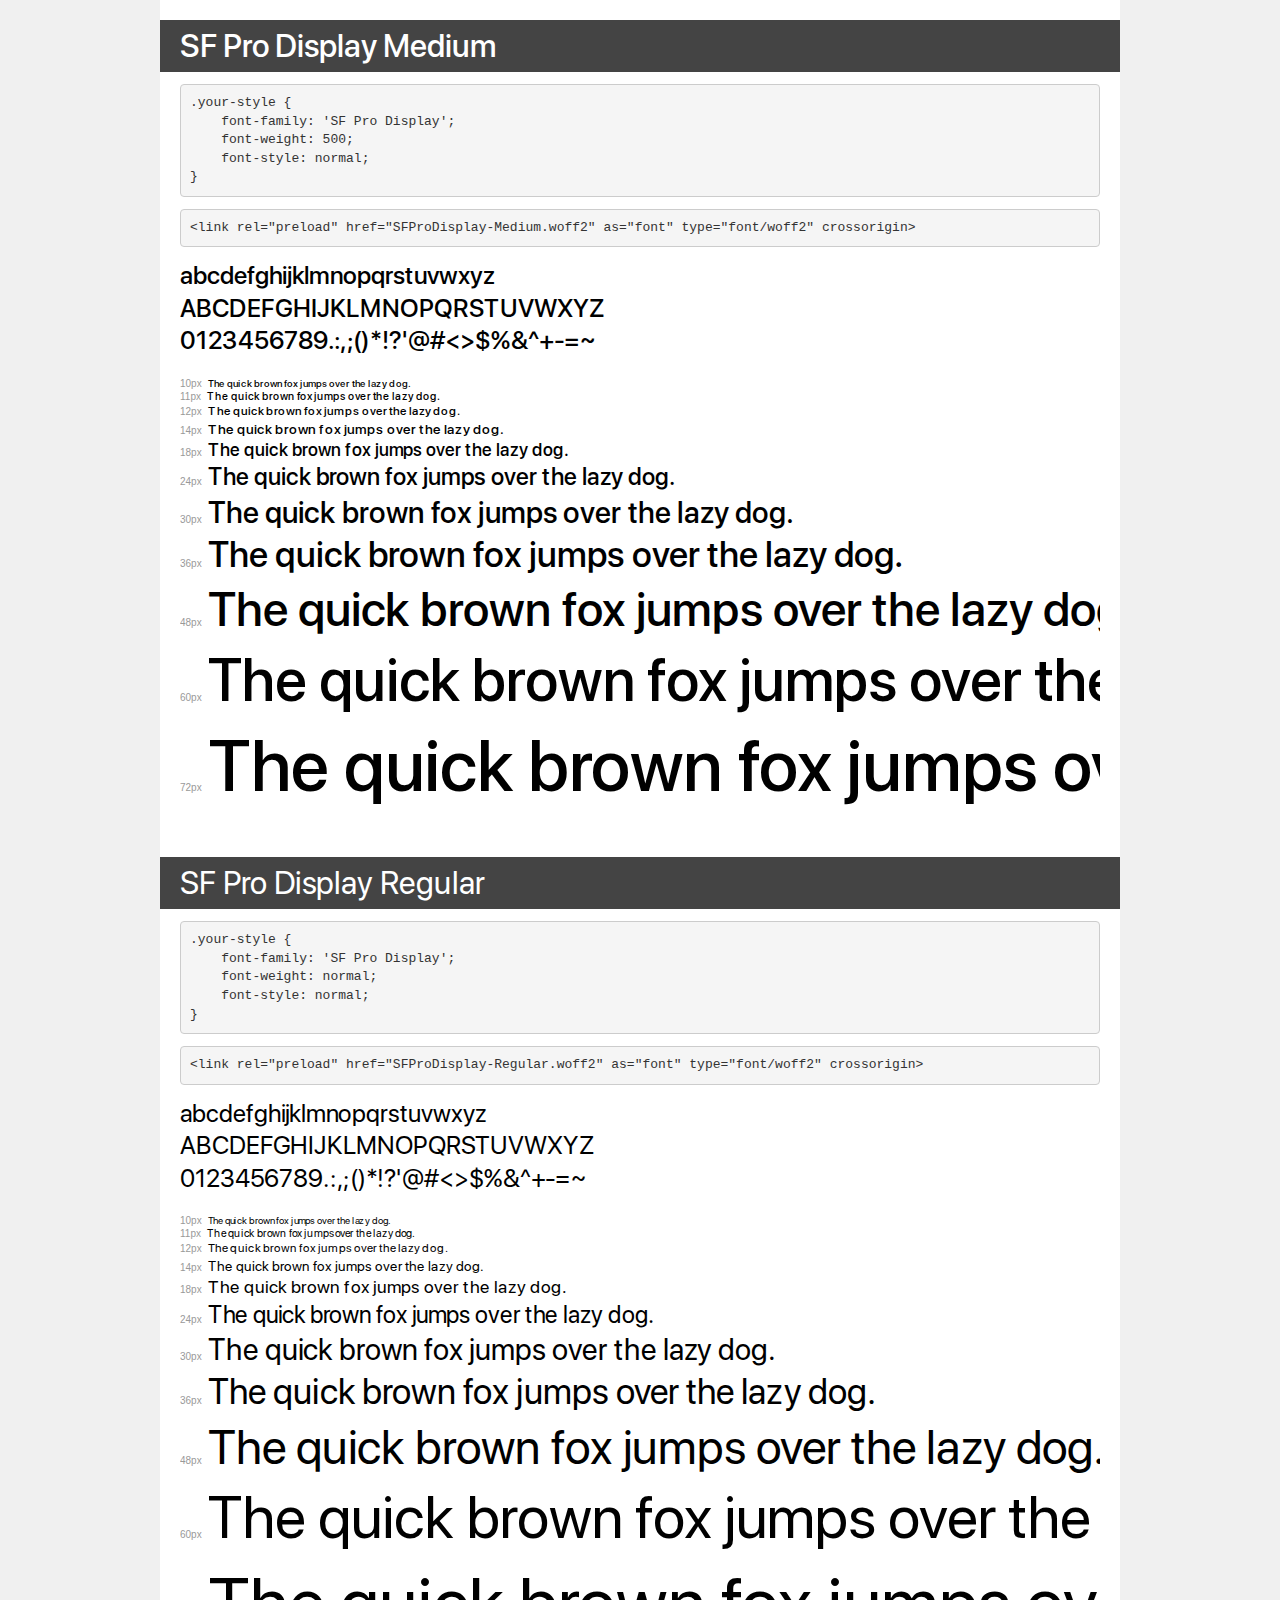
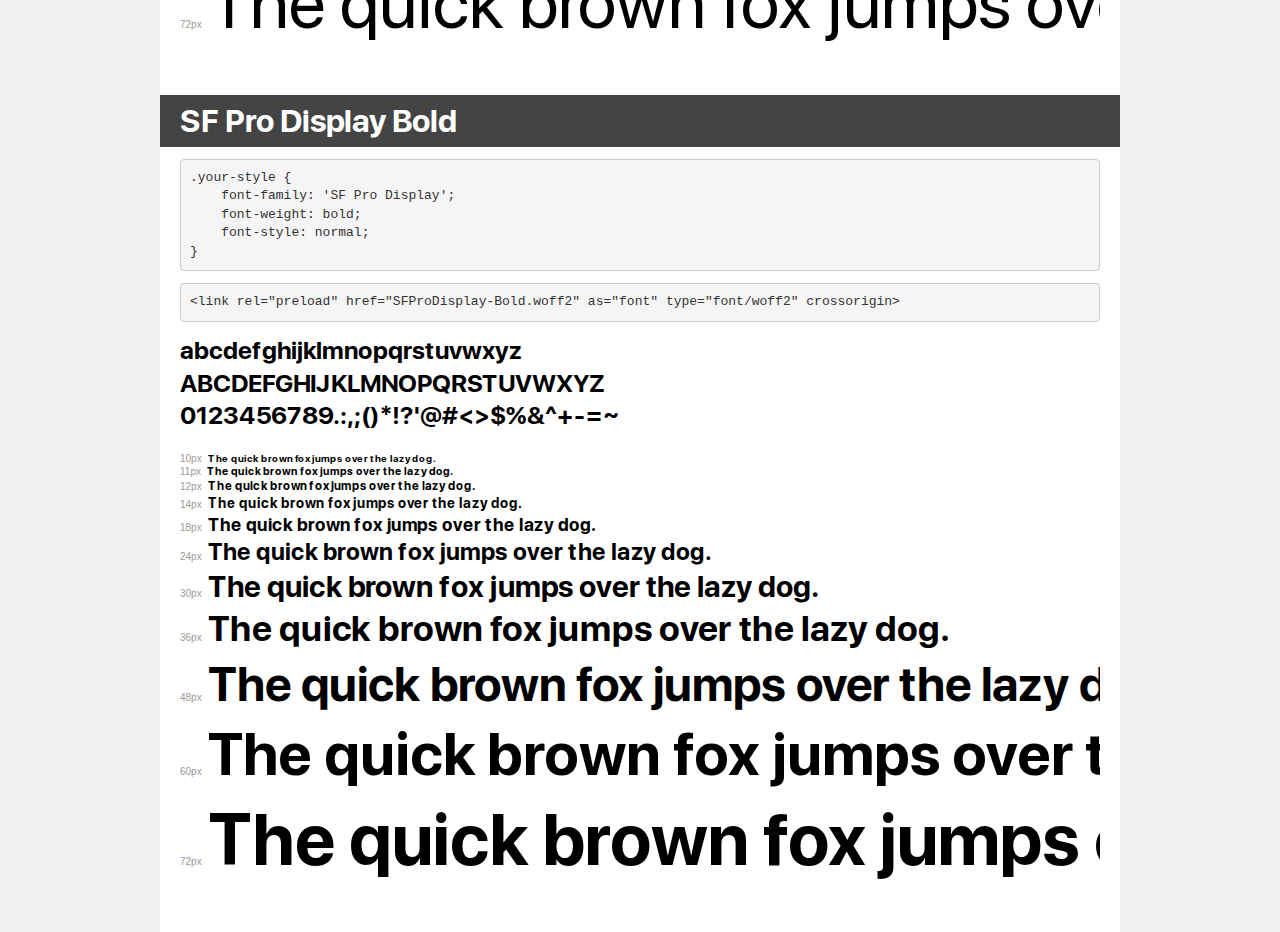
<file: fonts/transfonter.org-20231115-100450/demo.html>
<!DOCTYPE html>
<html lang="en">
<head>
    <meta charset="utf-8">
    <meta http-equiv="X-UA-Compatible" content="IE=edge">
    <meta name="viewport" content="width=device-width, initial-scale=1">
    <meta name="robots" content="noindex, noarchive">
    <meta name="format-detection" content="telephone=no">
    <title>Transfonter demo</title>
    <link href="stylesheet.css" rel="stylesheet">
    <style>
        /*
        http://meyerweb.com/eric/tools/css/reset/
        v2.0 | 20110126
        License: none (public domain)
        */
        html, body, div, span, applet, object, iframe,
        h1, h2, h3, h4, h5, h6, p, blockquote, pre,
        a, abbr, acronym, address, big, cite, code,
        del, dfn, em, img, ins, kbd, q, s, samp,
        small, strike, strong, sub, sup, tt, var,
        b, u, i, center,
        dl, dt, dd, ol, ul, li,
        fieldset, form, label, legend,
        table, caption, tbody, tfoot, thead, tr, th, td,
        article, aside, canvas, details, embed,
        figure, figcaption, footer, header, hgroup,
        menu, nav, output, ruby, section, summary,
        time, mark, audio, video {
            margin: 0;
            padding: 0;
            border: 0;
            font-size: 100%;
            font: inherit;
            vertical-align: baseline;
        }
        /* HTML5 display-role reset for older browsers */
        article, aside, details, figcaption, figure,
        footer, header, hgroup, menu, nav, section {
            display: block;
        }
        body {
            line-height: 1;
        }
        ol, ul {
            list-style: none;
        }
        blockquote, q {
            quotes: none;
        }
        blockquote:before, blockquote:after,
        q:before, q:after {
            content: '';
            content: none;
        }
        table {
            border-collapse: collapse;
            border-spacing: 0;
        }
        /* demo styles */
        body {
            background: #f0f0f0;
            color: #000;
        }
        .page {
            background: #fff;
            width: 920px;
            margin: 0 auto;
            padding: 20px 20px 0 20px;
            overflow: hidden;
        }
        .font-container {
            overflow-x: auto;
            overflow-y: hidden;
            margin-bottom: 40px;
            line-height: 1.3;
            white-space: nowrap;
            padding-bottom: 5px;
        }
        h1 {
            position: relative;
            background: #444;
            font-size: 32px;
            color: #fff;
            padding: 10px 20px;
            margin: 0 -20px 12px -20px;
        }
        .letters {
            font-size: 25px;
            margin-bottom: 20px;
        }
        .s10:before {
            content: '10px';
        }
        .s11:before {
            content: '11px';
        }
        .s12:before {
            content: '12px';
        }
        .s14:before {
            content: '14px';
        }
        .s18:before {
            content: '18px';
        }
        .s24:before {
            content: '24px';
        }
        .s30:before {
            content: '30px';
        }
        .s36:before {
            content: '36px';
        }
        .s48:before {
            content: '48px';
        }
        .s60:before {
            content: '60px';
        }
        .s72:before {
            content: '72px';
        }
        .s10:before, .s11:before, .s12:before, .s14:before,
        .s18:before, .s24:before, .s30:before, .s36:before,
        .s48:before, .s60:before, .s72:before {
            font-family: Arial, sans-serif;
            font-size: 10px;
            font-weight: normal;
            font-style: normal;
            color: #999;
            padding-right: 6px;
        }
        pre {
            display: block;
            padding: 9px;
            margin: 0 0 12px;
            font-family: Monaco, Menlo, Consolas, "Courier New", monospace;
            font-size: 13px;
            line-height: 1.428571429;
            color: #333;
            font-weight: normal;
            font-style: normal;
            background-color: #f5f5f5;
            border: 1px solid #ccc;
            overflow-x: auto;
            border-radius: 4px;
        }
        /* responsive */
        @media (max-width: 959px) {
            .page {
                width: auto;
                margin: 0;
            }
        }
    </style>
</head>
<body>
<div class="page">
    <div class="demo">
        <h1 style="font-family: 'SF Pro Display'; font-weight: 500; font-style: normal;">SF Pro Display Medium</h1>
        <pre title="Usage">.your-style {
    font-family: 'SF Pro Display';
    font-weight: 500;
    font-style: normal;
}</pre>
        <pre title="Preload (optional)">
&lt;link rel=&quot;preload&quot; href=&quot;SFProDisplay-Medium.woff2&quot; as=&quot;font&quot; type=&quot;font/woff2&quot; crossorigin&gt;</pre>
        <div class="font-container" style="font-family: 'SF Pro Display'; font-weight: 500; font-style: normal;">
            <p class="letters">
                abcdefghijklmnopqrstuvwxyz<br>
ABCDEFGHIJKLMNOPQRSTUVWXYZ<br>
                0123456789.:,;()*!?'@#&lt;&gt;$%&^+-=~
            </p>
            <p class="s10" style="font-size: 10px;">The quick brown fox jumps over the lazy dog.</p>
            <p class="s11" style="font-size: 11px;">The quick brown fox jumps over the lazy dog.</p>
            <p class="s12" style="font-size: 12px;">The quick brown fox jumps over the lazy dog.</p>
            <p class="s14" style="font-size: 14px;">The quick brown fox jumps over the lazy dog.</p>
            <p class="s18" style="font-size: 18px;">The quick brown fox jumps over the lazy dog.</p>
            <p class="s24" style="font-size: 24px;">The quick brown fox jumps over the lazy dog.</p>
            <p class="s30" style="font-size: 30px;">The quick brown fox jumps over the lazy dog.</p>
            <p class="s36" style="font-size: 36px;">The quick brown fox jumps over the lazy dog.</p>
            <p class="s48" style="font-size: 48px;">The quick brown fox jumps over the lazy dog.</p>
            <p class="s60" style="font-size: 60px;">The quick brown fox jumps over the lazy dog.</p>
            <p class="s72" style="font-size: 72px;">The quick brown fox jumps over the lazy dog.</p>
        </div>
    </div>

    <div class="demo">
        <h1 style="font-family: 'SF Pro Display'; font-weight: normal; font-style: normal;">SF Pro Display Regular</h1>
        <pre title="Usage">.your-style {
    font-family: 'SF Pro Display';
    font-weight: normal;
    font-style: normal;
}</pre>
        <pre title="Preload (optional)">
&lt;link rel=&quot;preload&quot; href=&quot;SFProDisplay-Regular.woff2&quot; as=&quot;font&quot; type=&quot;font/woff2&quot; crossorigin&gt;</pre>
        <div class="font-container" style="font-family: 'SF Pro Display'; font-weight: normal; font-style: normal;">
            <p class="letters">
                abcdefghijklmnopqrstuvwxyz<br>
ABCDEFGHIJKLMNOPQRSTUVWXYZ<br>
                0123456789.:,;()*!?'@#&lt;&gt;$%&^+-=~
            </p>
            <p class="s10" style="font-size: 10px;">The quick brown fox jumps over the lazy dog.</p>
            <p class="s11" style="font-size: 11px;">The quick brown fox jumps over the lazy dog.</p>
            <p class="s12" style="font-size: 12px;">The quick brown fox jumps over the lazy dog.</p>
            <p class="s14" style="font-size: 14px;">The quick brown fox jumps over the lazy dog.</p>
            <p class="s18" style="font-size: 18px;">The quick brown fox jumps over the lazy dog.</p>
            <p class="s24" style="font-size: 24px;">The quick brown fox jumps over the lazy dog.</p>
            <p class="s30" style="font-size: 30px;">The quick brown fox jumps over the lazy dog.</p>
            <p class="s36" style="font-size: 36px;">The quick brown fox jumps over the lazy dog.</p>
            <p class="s48" style="font-size: 48px;">The quick brown fox jumps over the lazy dog.</p>
            <p class="s60" style="font-size: 60px;">The quick brown fox jumps over the lazy dog.</p>
            <p class="s72" style="font-size: 72px;">The quick brown fox jumps over the lazy dog.</p>
        </div>
    </div>

    <div class="demo">
        <h1 style="font-family: 'SF Pro Display'; font-weight: bold; font-style: normal;">SF Pro Display Bold</h1>
        <pre title="Usage">.your-style {
    font-family: 'SF Pro Display';
    font-weight: bold;
    font-style: normal;
}</pre>
        <pre title="Preload (optional)">
&lt;link rel=&quot;preload&quot; href=&quot;SFProDisplay-Bold.woff2&quot; as=&quot;font&quot; type=&quot;font/woff2&quot; crossorigin&gt;</pre>
        <div class="font-container" style="font-family: 'SF Pro Display'; font-weight: bold; font-style: normal;">
            <p class="letters">
                abcdefghijklmnopqrstuvwxyz<br>
ABCDEFGHIJKLMNOPQRSTUVWXYZ<br>
                0123456789.:,;()*!?'@#&lt;&gt;$%&^+-=~
            </p>
            <p class="s10" style="font-size: 10px;">The quick brown fox jumps over the lazy dog.</p>
            <p class="s11" style="font-size: 11px;">The quick brown fox jumps over the lazy dog.</p>
            <p class="s12" style="font-size: 12px;">The quick brown fox jumps over the lazy dog.</p>
            <p class="s14" style="font-size: 14px;">The quick brown fox jumps over the lazy dog.</p>
            <p class="s18" style="font-size: 18px;">The quick brown fox jumps over the lazy dog.</p>
            <p class="s24" style="font-size: 24px;">The quick brown fox jumps over the lazy dog.</p>
            <p class="s30" style="font-size: 30px;">The quick brown fox jumps over the lazy dog.</p>
            <p class="s36" style="font-size: 36px;">The quick brown fox jumps over the lazy dog.</p>
            <p class="s48" style="font-size: 48px;">The quick brown fox jumps over the lazy dog.</p>
            <p class="s60" style="font-size: 60px;">The quick brown fox jumps over the lazy dog.</p>
            <p class="s72" style="font-size: 72px;">The quick brown fox jumps over the lazy dog.</p>
        </div>
    </div>

</div>
</body>
</html>
</file>
<file: css/main.css>
@font-face {
  font-family: "SF Pro Display";
  src: url("../fonts/transfonter.org-20231115-100450/SFProDisplay-Medium.woff") format("woff"), url("../fonts/transfonter.org-20231115-100450/SFProDisplay-Medium.woff2") format("woff2");
  font-weight: 500;
  font-style: normal;
  font-display: swap;
}
@font-face {
  font-family: "SF Pro Display";
  src: url("../fonts/transfonter.org-20231115-100450/SFProDisplay-Regular.woff") format("woff"), url("../fonts/transfonter.org-20231115-100450/SFProDisplay-Regular.woff2") format("woff2");
  font-weight: normal;
  font-style: normal;
  font-display: swap;
}
@font-face {
  font-family: "SF Pro Display";
  src: url("../fonts/transfonter.org-20231115-100450/SFProDisplay-Bold.woff") format("woff"), url("../fonts/transfonter.org-20231115-100450/SFProDisplay-Bold.woff2") format("woff2");
  font-weight: bold;
  font-style: normal;
  font-display: swap;
}
html {
  box-sizing: border-box;
  scroll-behavior: smooth;
  height: 100%;
}

*,
*::before,
*::after {
  box-sizing: inherit;
}

a {
  text-decoration: none;
}

ul,
ol {
  list-style: none;
  padding: 0;
  margin: 0;
}

.img {
  max-width: 100%;
  height: auto;
}

button {
  cursor: pointer;
  border: none;
  white-space: nowrap;
}

.h1,
h2,
h3,
h4,
h5,
h6,
p {
  margin: 0;
  padding: 0;
}

body {
  margin: 0;
  font-family: "SF Pro Display";
}

.container {
  max-width: 1240px;
  width: 100%;
  margin-left: auto;
  margin-right: auto;
  padding-left: 20px;
  padding-right: 20px;
}

.header {
  padding-top: 10px;
}

.top_header__container {
  display: flex;
  align-items: center;
  justify-content: space-between;
  padding-bottom: 24px;
}

.header_select {
  display: flex;
  align-items: center;
}

.header_text {
  color: #100E0E;
  font-size: 16px;
  font-weight: 400;
  line-height: normal;
}

.header_select {
  border: none;
  color: #0071E4;
  font-size: 16px;
  font-weight: 400;
  line-height: normal;
}

.header_nav_list {
  display: flex;
  align-items: center;
  margin-left: 36px;
  gap: 22px;
}

.header_nav_item {
  color: #100E0E;
  font-size: 18px;
  font-weight: 400;
  line-height: normal;
}

.header_nav_item2 {
  color: #100E0E;
  font-size: 18px;
  font-weight: 400;
  display: flex;
  align-items: center;
  padding: 3px 8px;
  background-color: #fdefbf;
  border-radius: 8px;
}
.header_nav_item2::before {
  content: "";
  display: inline-block;
  width: 20px;
  height: 20px;
  background-image: url(/img/fire.svg);
  vertical-align: middle;
  margin-right: 4px;
}

.header_tel_number {
  color: #100E0E;
  font-size: 20px;
  font-weight: 400;
  line-height: normal;
  margin-left: 24px;
}
.header_tel_number::before {
  content: "";
  display: inline-block;
  width: 24px;
  height: 24px;
  background-image: url(/img/phone_img.svg);
  vertical-align: middle;
  margin-right: 4px;
}

.header_tel_number {
  color: #100E0E;
  font-size: 20px;
  font-weight: 400;
  line-height: normal;
}

.header_menu {
  display: none;
}

.bottom_header_nav {
  display: flex;
  align-items: center;
  padding-bottom: 16px;
}

@media screen and (max-width: 1237px) {
  .header_nav_list {
    display: none;
  }
  .bottom_header_nav {
    justify-content: space-between;
  }
}
@media screen and (max-width: 1155px) {
  .basket {
    display: none;
  }
}
@media screen and (max-width: 768px) {
  .top_header__container {
    display: none;
  }
  .header_nav_list {
    display: none;
  }
  .header_menu {
    display: inline-block;
  }
}
.searchbar_btn1 {
  color: #FFF;
  font-size: 20px;
  font-weight: 400;
}

.searchbar_btn1 {
  color: #FFF;
  font-size: 20px;
  font-weight: 400;
  border-radius: 16px;
  background: #0071E4;
  padding: 16px 16px 16px 52px;
  position: relative;
}
.searchbar_btn1::before {
  content: "";
  position: absolute;
  width: 32px;
  height: 32px;
  background-image: url(/img/menu-vertical.svg);
  left: 16px;
  top: 12px;
}

.form {
  max-width: 594px;
  width: 100%;
}

.searchbar_input {
  width: 100%;
  padding-top: 16px;
  padding-bottom: 16px;
  padding-left: 56px;
  border-radius: 8px;
  border: 1px solid #B7B7B7;
  background-color: #FFF;
  background-repeat: no-repeat;
  background-image: url(/img/icons_search.svg);
  background-position: left 24px top 12px;
}

.searchbar_btn2 {
  color: #FFF;
  font-size: 20px;
  display: flex;
  align-items: center;
  justify-content: space-between;
  font-weight: 400;
  border-radius: 16px;
  background-color: #52D116;
  padding-left: 60px;
  padding-top: 16px;
  padding-bottom: 16px;
  padding-right: 32px;
  white-space: nowrap;
  flex-shrink: 0;
}

.basket {
  display: flex;
  align-items: center;
}

.hero_container {
  display: flex;
  align-items: center;
  justify-content: space-between;
  padding-top: 22px;
  padding-bottom: 22px;
}

.searchbar_btn2 span {
  color: #FFF;
  font-size: 20px;
  font-weight: 700;
  line-height: normal;
  border-radius: 32px;
  background-color: #46C609;
  padding: 4px 12px;
  box-shadow: 0px 4px 4px 0px rgba(0, 0, 0, 0.25) inset;
}

@media screen and (max-width: 1200px) {
  .hero_container {
    gap: 20px;
  }
  .basket {
    display: none;
  }
}
@media screen and (max-width: 950px) {
  .searchbar, .searchbar_btn2 {
    display: none;
  }
}
@media screen and (max-width: 768px) {
  .searchbar, .searchbar_btn2 {
    display: none;
  }
}
.intro {
  background-color: #D0EAFC;
}

.iphone_tablet_img,
.iphone_mobile_img {
  display: none;
}

.intro_iphone_img {
  padding-top: 99px;
}

.iphone_img {
  vertical-align: bottom;
}

.intro_title {
  color: #1E3240;
  font-size: 88px;
  font-weight: 700;
  margin-bottom: 19px;
}

.intro_title span {
  width: 101px;
  height: 45px;
  border-radius: 500px;
  border: 11px solid #1E3240;
  display: inline-block;
}

.intro_text {
  color: #1E3240;
  font-size: 48px;
  font-weight: 400;
}

.intro_text span {
  color: #1E3240;
  font-size: 32px;
  font-weight: 400;
}

.intro_btn {
  color: #FFF;
  font-size: 16px;
  font-weight: 500;
  border-radius: 8px;
  background-color: #0071E4;
  display: inline-block;
  margin-top: 19px;
  padding: 18px 39px;
}

.block {
  display: flex;
  justify-content: center;
  gap: 48px;
  align-items: center;
}

@media screen and (max-width: 768px) {
  .intro_title {
    color: #1E3240;
    font-size: 59.309px;
    font-weight: 700;
  }
  .intro_title span {
    width: 68.158px;
    height: 30.466px;
    display: inline-block;
    border-radius: 336.98px;
    border: 7.414px solid #1E3240;
  }
  .iphone_img {
    display: none;
  }
  .iphone_tablet_img {
    display: inline-block;
    vertical-align: bottom;
  }
  .block {
    flex-direction: column-reverse;
    gap: 0;
  }
  .intro_btn {
    padding: 18px 40px;
  }
  .intro_content {
    text-align: center;
    margin: 0;
  }
}
@media screen and (max-width: 400px) {
  .iphone_mobile_img {
    display: inline-block;
    vertical-align: bottom;
  }
  .iphone_tablet_img {
    display: none;
  }
  .intro_title {
    color: #1E3240;
    font-size: 37.068px;
    font-weight: 700;
  }
  .intro_text {
    color: #1E3240;
    font-size: 32px;
    font-weight: 400;
  }
  .intro_text span {
    color: #1E3240;
    font-size: 20px;
    font-weight: 400;
  }
  .block {
    padding-top: 16px;
  }
  .intro_title span {
    width: 42.599px;
    height: 19.041px;
    display: inline-block;
    border-radius: 210.613px;
    border: 4.633px solid #1E3240;
  }
}
.category_container {
  display: flex;
  align-items: center;
  padding-top: 8px;
  padding-bottom: 8px;
}

.category_list_item a:hover {
  color: #0071E4;
}
.category_list_item a:hover path {
  fill: #0071E4;
  stroke: #0071E4;
}

.category_list {
  display: flex;
  gap: 16px;
}

.category_item {
  display: flex;
  align-items: center;
}
.category_item p {
  color: #100E0E;
  font-size: 20px;
  font-weight: 400;
  margin-left: 8px;
}
.category_item p:hover {
  color: #0071E4;
}

.sales {
  border-radius: 8px;
  background: linear-gradient(90deg, #000 22.19%, #5E556B 100%);
  margin-left: 32px;
}

.sales_title {
  color: #FFF;
  font-size: 20px;
  font-weight: 400;
  padding-top: 20px;
  padding-bottom: 20px;
  padding-left: 66px;
  padding-right: 59px;
  position: relative;
}
.sales_title::before {
  content: "";
  position: absolute;
  width: 32px;
  height: 32px;
  background-image: url(/img/bi_arrow-right-circle.svg);
  right: 16px;
  top: 16px;
}

@media screen and (max-width: 1237px) {
  .category_container {
    display: inline-block;
  }
  .sales {
    display: none;
  }
  .category_list {
    justify-content: space-between;
  }
}
@media screen and (max-width: 850px) {
  .category_list {
    display: none;
  }
}
@media screen and (max-width: 768px) {
  .category_container {
    display: none;
  }
}
.seo_block {
  padding-top: 32px;
  padding-bottom: 32px;
}

.info_title {
  color: #100E0E;
  font-size: 32px;
  font-weight: 700;
  margin-bottom: 22px;
}

.info_text1 {
  color: #585656;
  font-size: 16px;
  font-weight: 400;
  margin-bottom: 15px;
}

.info_text {
  color: #585656;
  font-size: 16px;
  font-weight: 400;
}

.product_cards {
  display: flex;
  flex-wrap: wrap;
  justify-content: center;
  gap: 24px;
}

.product_title {
  padding-top: 24px;
  text-align: center;
  color: #100E0E;
  font-size: 48px;
  font-weight: 500;
  line-height: normal;
}

.product_text {
  padding-top: 49px;
  padding-bottom: 24px;
  color: #0071E4;
  font-size: 24px;
  font-weight: 500;
}

.number_of_orders {
  color: #0071E4;
  font-size: 16px;
  font-weight: 500;
}

.card {
  max-width: 282px;
  text-align: center;
  border-radius: 16px;
  background-color: #FFF;
  box-shadow: 0px 4px 8px 0px rgba(0, 0, 0, 0.05);
}

.rating {
  display: flex;
  align-items: center;
  gap: 8px;
}

.rate_row {
  display: flex;
  align-items: center;
  justify-content: space-between;
  padding-top: 16px;
  padding-left: 16px;
  padding-right: 16px;
}

.icons {
  display: flex;
  align-items: center;
  gap: 8px;
}

.card_title {
  max-width: 266px;
  padding-top: 16px;
  padding-bottom: 8px;
  color: #100E0E;
  text-align: center;
  font-size: 24px;
  font-weight: 500;
}

.card_context {
  display: flex;
  justify-content: center;
  padding-left: 20px;
  gap: 14px;
  position: relative;
}
.card_context::before {
  content: "";
  display: inline-block;
  position: absolute;
  background-repeat: no-repeat;
  width: 16px;
  height: 16px;
  background-image: url(/img/card_green_dot.svg);
  left: 16px;
}

.card_text {
  color: #706E6E;
  text-align: right;
  font-size: 16px;
  font-weight: 500;
}

.card_price {
  display: flex;
  align-items: center;
  justify-content: center;
  padding-top: 4px;
  gap: 16px;
}

.old_price {
  color: #878787;
  font-size: 20px;
  font-weight: 400;
  text-decoration: line-through;
}

.new_price {
  color: #100E0E;
  font-size: 32px;
  font-weight: 500;
}

.card_btn {
  color: #FFF;
  font-size: 18px;
  font-weight: 500;
  border-radius: 8px;
  background-color: #6FD91C;
  padding-top: 18px;
  padding-bottom: 18px;
  display: inline-block;
  padding-right: 77px;
  padding-left: 108px;
  position: relative;
  margin-left: 8px;
  margin-right: 8px;
}
.card_btn::before {
  content: "";
  display: inline-block;
  position: absolute;
  background-repeat: no-repeat;
  width: 24px;
  height: 24px;
  background-image: url(/img/card_btn_img.svg);
  left: 77px;
}

.buying {
  display: flex;
  align-items: center;
  justify-content: space-between;
  padding-left: 8px;
  padding-right: 8px;
  padding-bottom: 24px;
}

.buying_text {
  color: #0071E4;
  font-size: 16px;
  font-weight: 500;
}

.buying_subtext {
  color: #706E6E;
  text-align: right;
  font-size: 16px;
  font-weight: 500;
}

.card_tablet_img {
  display: none;
}

@media screen and (max-width: 400px) {
  .product_title {
    color: #100E0E;
    font-size: 24px;
    font-weight: 500;
  }
  .product_text {
    color: #0071E4;
    font-size: 16px;
    font-weight: 500;
  }
}
.banner {
  background-color: #000;
}

.banner_container {
  display: flex;
  align-items: center;
  justify-content: center;
  gap: 88px;
}

.banner_title {
  color: #FFF;
  font-size: 56px;
  font-weight: 700;
}

.banner_text {
  color: #FFF;
  font-size: 24px;
  font-weight: 500;
}

.banner_img {
  vertical-align: bottom;
}

.banner_btn {
  color: #FFF;
  font-size: 16px;
  font-weight: 500;
  border-radius: 8px;
  display: inline-block;
  margin-top: 24px;
  background-color: #0071E4;
  padding: 18px 39px;
}

.banner_tablet {
  display: none;
}

@media screen and (max-width: 768px) {
  .banner_img {
    display: none;
  }
  .banner_tablet {
    display: inline-block;
    vertical-align: bottom;
  }
  .banner_title {
    color: #FFF;
    font-size: 32px;
    font-weight: 700;
  }
  .banner_text {
    color: #FFF;
    font-size: 16px;
    font-weight: 500;
  }
}
.offer_container {
  display: flex;
  align-items: center;
  gap: 15px;
}

.offer_cards {
  max-width: 228px;
  text-align: center;
  border-radius: 16px;
  background: linear-gradient(180deg, #FE94A6 0.04%, #F2F2F2 65.84%);
}

.card_img {
  padding-top: 24px;
  padding-bottom: 16px;
}

.offer_card_title {
  padding-bottom: 8px;
  color: #100E0E;
  text-align: center;
  font-size: 24px;
  font-weight: 700;
}

.offer_card_text {
  color: #585656;
  text-align: center;
  font-size: 16px;
  font-weight: 400;
  padding-bottom: 99px;
}

.offer_card_btn {
  color: #0071E4;
  font-size: 18px;
  font-weight: 500;
  background-color: transparent;
  border-radius: 8px;
  padding: 17px 60px;
  border: 1px solid #0071E4;
  margin-bottom: 32px;
}

@media screen and (max-width: 1100px) {
  .offer_container {
    flex-wrap: wrap;
    justify-content: center;
  }
}
.subscribe_container {
  padding-top: 61px;
  display: flex;
  align-items: center;
  gap: 88px;
}

.subscribe_title {
  max-width: 421px;
  color: #100E0E;
  font-size: 48px;
  font-weight: 700;
  margin-bottom: 8px;
}

.subscribe_text {
  margin-bottom: 25px;
  max-width: 454px;
  color: #585656;
  font-size: 24px;
  font-weight: 400;
}

.input_title {
  color: #FFF;
  font-size: 40px;
  font-weight: 700;
}

.input_text {
  color: #FFF;
  font-size: 20px;
  font-weight: 500;
  margin-bottom: 16px;
}

.subscribe_input {
  padding-top: 16px;
  padding-left: 40px;
  padding-bottom: 32px;
  padding-right: 32px;
  border-radius: 16px;
  background: linear-gradient(90deg, #F7355D 0.3%, #9747FF 101.33%);
}

.subscribe_form {
  max-width: 246px;
  width: 100%;
}

.inputs {
  display: flex;
  align-items: center;
  gap: 16px;
}

.input {
  width: 100%;
  border-radius: 8px;
  border: 1px solid #DBDBDB;
  background: #FFF;
  padding-top: 14px;
  padding-bottom: 14px;
  padding-left: 24px;
}

.input_btn {
  border-radius: 8px;
  background-color: #E7E7E7;
  padding: 14px 24px;
}

@media screen and (max-width: 1050px) {
  .subscribe_img {
    max-width: 225px;
  }
  .subscribe_title {
    color: #100E0E;
    font-size: 32px;
    font-weight: 700;
  }
  .subscribe_input {
    padding: 8px 16px;
    max-width: 289px;
  }
  .input_title {
    color: #FFF;
    font-size: 20px;
    font-weight: 700;
  }
  .input_text {
    margin: 0;
    color: #FFF;
    font-size: 16px;
    font-weight: 500;
  }
  .subscribe_text {
    color: #585656;
    font-size: 16px;
    font-weight: 400;
  }
  .inputs {
    display: none;
  }
}
.footer {
  background-image: url(/img/footer_bg_img.png);
  background-repeat: no-repeat;
  background-position: right;
  background-size: cover;
  margin-top: 100px;
}

.footer_img {
  margin-bottom: 35px;
}

.footer_link_block {
  display: flex;
  justify-content: space-between;
}

.footer_img {
  display: block;
  margin: 0;
}

.footer_links {
  margin-top: 102px;
}

.footer_email {
  margin-top: 20px;
  color: #878787;
  font-size: 16px;
  font-weight: 400;
  display: flex;
}

.footer_link_item {
  color: #100E0E;
  font-size: 16px;
  font-weight: 400;
  margin-top: 20px;
  display: flex;
}

.footer_link_item1 {
  color: #EBEBEB;
  font-family: Montserrat;
  font-size: 16px;
  font-weight: 500;
  line-height: normal;
}

.input-group {
  margin-top: 10px;
}

.input-group {
  display: flex;
  align-items: center;
}

.input {
  min-height: 50px;
  max-width: 420px;
  padding: 0 1rem;
  color: #fff;
  font-size: 15px;
  border: 1px solid #70A5A0;
  border-radius: 6px 0 0 6px;
  background-color: transparent;
}

.button--submit {
  min-height: 50px;
  padding: 0.5em 1em;
  border: none;
  border-radius: 0 6px 6px 0;
  background-color: #70A5A0;
  color: #fff;
  font-size: 15px;
  cursor: pointer;
  transition: background-color 0.3s ease-in-out;
}

.button--submit:hover {
  background-color: #5e4dcd;
}

.button--submit {
  max-width: 151px;
  width: 100%;
}

.input:focus,
.input:focus-visible {
  border-radius: 3px;
  background: #70A5A0;
  outline: none;
}

.footer_title {
  color: #fff;
  font-family: Philosopher;
  font-size: 18px;
  font-weight: 700;
  margin-bottom: 26px;
}

.footer_links {
  margin-top: 40px;
}

.footer_links {
  max-width: 190px;
}

.footer_emails {
  margin-top: 30px;
  max-width: 200px;
  display: inline-block;
}

.footer_link {
  padding-top: 40px;
}

.footer_links1 {
  margin-top: 40px;
  width: 327px;
}

.social_media {
  margin-top: 25px;
  display: flex;
  gap: 10px;
}

.footer_address {
  margin-top: 70px;
  margin-bottom: 30px;
}

.address_text {
  margin-bottom: 20px;
  color: #EBEBEB;
  font-family: Montserrat;
  font-size: 18px;
  font-style: normal;
  font-weight: 400;
  line-height: normal;
}

.social_media {
  margin-top: 135px;
}

.address_text1 {
  color: #EBEBEB;
  font-size: 18px;
  font-weight: 400;
  line-height: normal;
}

.footer_link_item3 {
  color: #0071E4;
  font-size: 20px;
  font-weight: 500;
}

@media screen and (max-width: 800px) {
  .footer_link_block {
    flex-wrap: wrap;
  }
}/*# sourceMappingURL=main.css.map */
</file>
<file: fonts/transfonter.org-20231115-100450/stylesheet.css>
@font-face {
    font-family: 'SF Pro Display';
    src: url('SFProDisplay-Medium.woff2') format('woff2'),
        url('SFProDisplay-Medium.woff') format('woff');
    font-weight: 500;
    font-style: normal;
    font-display: swap;
}

@font-face {
    font-family: 'SF Pro Display';
    src: url('SFProDisplay-Regular.woff2') format('woff2'),
        url('SFProDisplay-Regular.woff') format('woff');
    font-weight: normal;
    font-style: normal;
    font-display: swap;
}

@font-face {
    font-family: 'SF Pro Display';
    src: url('SFProDisplay-Bold.woff2') format('woff2'),
        url('SFProDisplay-Bold.woff') format('woff');
    font-weight: bold;
    font-style: normal;
    font-display: swap;
}
</file>
